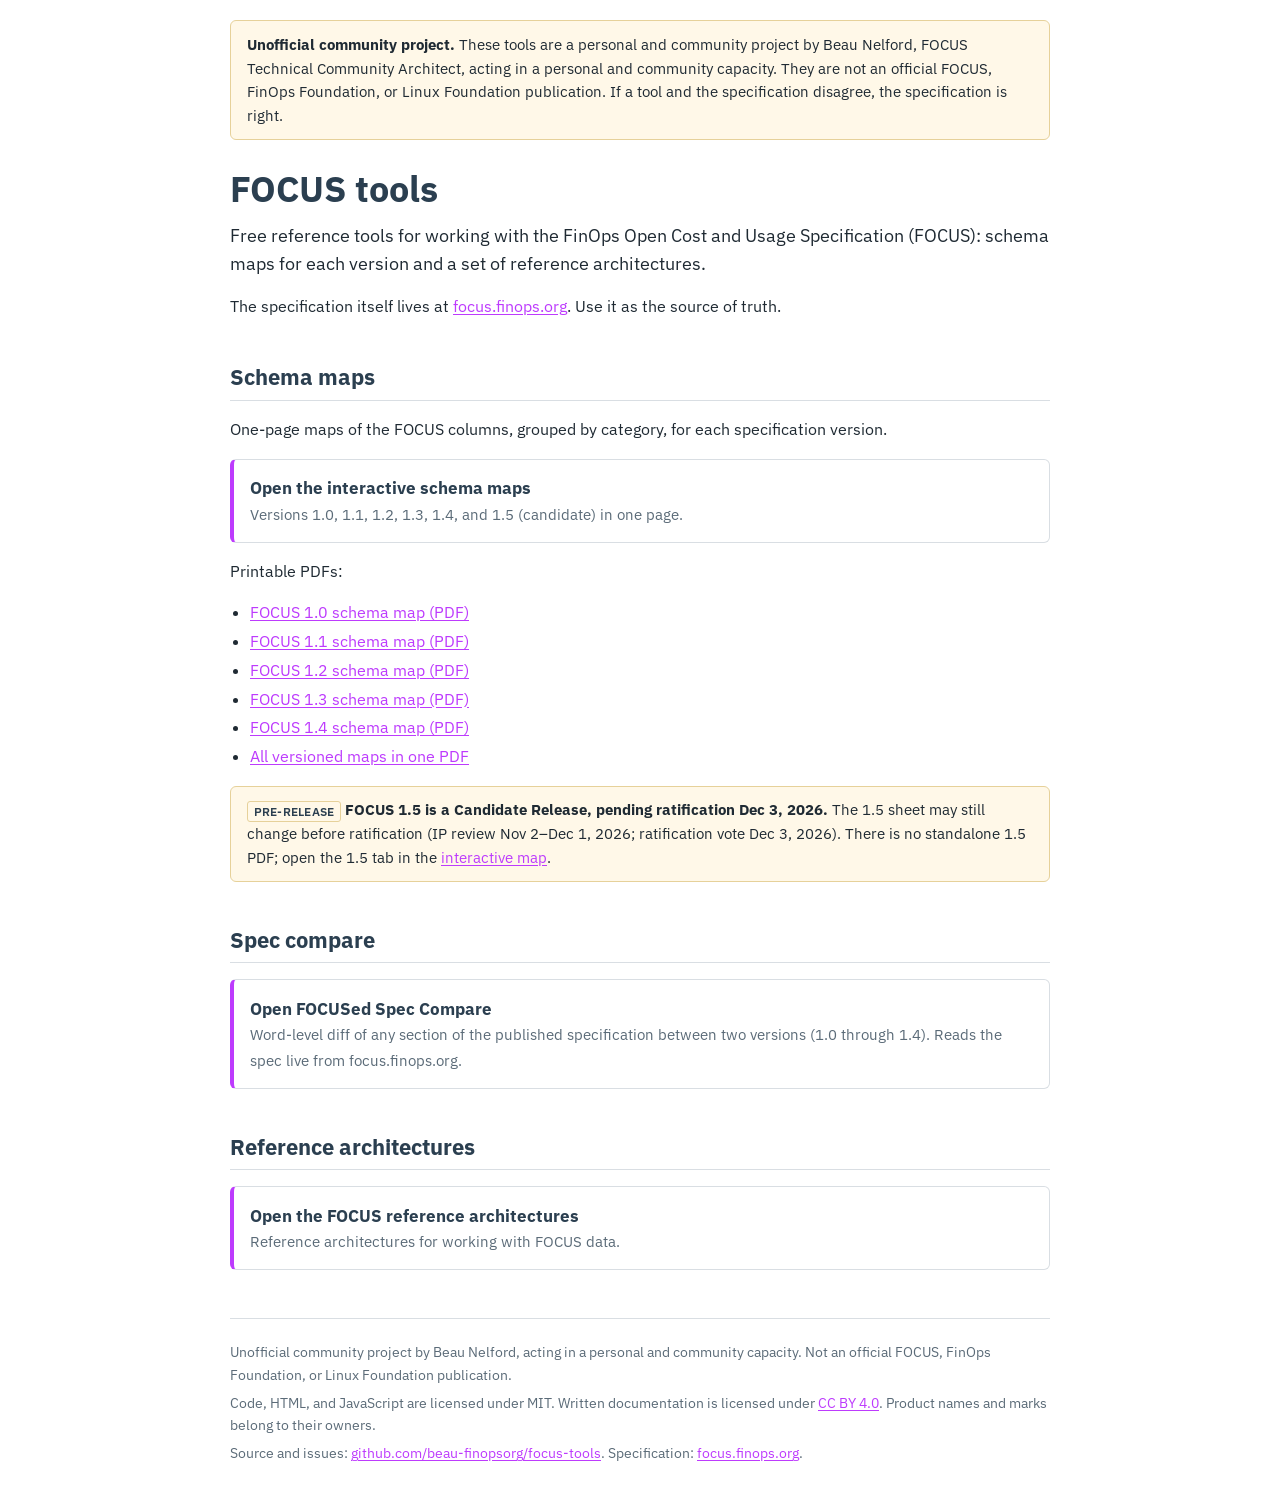
<file: index.html>
<!doctype html>
<html lang="en">
<head>
<meta charset="utf-8">
<meta name="viewport" content="width=device-width, initial-scale=1">
<title>FOCUS tools | Unofficial community project</title>
<meta name="description" content="Unofficial community tools for the FinOps Open Cost and Usage Specification: interactive schema maps for versions 1.0 through 1.5, printable PDFs, and reference architectures.">
<link rel="preconnect" href="https://fonts.googleapis.com">
<link rel="preconnect" href="https://fonts.gstatic.com" crossorigin>
<link rel="stylesheet" href="https://fonts.googleapis.com/css2?family=IBM+Plex+Sans:wght@400;500;600;700&amp;display=swap">
<style>
  :root {
    --focus-dark: #2B3F50;
    --focus-purple: #bd3bfd;
    --ink: #1f2a33;
    --muted: #5b6b78;
    --rule: #d9dee3;
    --soft: #f5f7f9;
    --banner-bg: #fff8e8;
    --banner-border: #e6d19a;
  }
  * { box-sizing: border-box; }
  body {
    margin: 0;
    font-family: "IBM Plex Sans", system-ui, -apple-system, "Segoe UI", Roboto, sans-serif;
    font-size: 16px;
    line-height: 1.6;
    color: var(--ink);
    background: #fff;
  }
  a { color: var(--focus-purple); text-underline-offset: 2px; }
  a:hover, a:focus { color: var(--focus-dark); }
  .wrap { max-width: 860px; margin: 0 auto; padding: 0 1.25rem; }
  .unofficial-banner {
    background: var(--banner-bg);
    border: 1px solid var(--banner-border);
    border-radius: 6px;
    padding: .75rem 1rem;
    margin: 1.25rem 0 1.75rem;
    font-size: .92rem;
  }
  .unofficial-banner p { margin: 0; }
  h1 { color: var(--focus-dark); font-size: 2.25rem; line-height: 1.15; margin: 0 0 .75rem; }
  h2 {
    color: var(--focus-dark);
    font-size: 1.4rem;
    margin: 2.5rem 0 .75rem;
    padding-bottom: .3rem;
    border-bottom: 1px solid var(--rule);
  }
  .lede { font-size: 1.1rem; color: var(--ink); margin: 0 0 1rem; }
  .primary {
    display: block;
    border: 1px solid var(--rule);
    border-left: 4px solid var(--focus-purple);
    border-radius: 6px;
    padding: .9rem 1rem;
    margin: 1rem 0;
    text-decoration: none;
    color: var(--ink);
  }
  .primary:hover, .primary:focus { background: var(--soft); color: var(--ink); }
  .primary strong { display: block; color: var(--focus-dark); font-size: 1.08rem; }
  .primary span { color: var(--muted); font-size: .93rem; }
  ul.pdfs { padding-left: 1.25rem; margin: .5rem 0 1rem; }
  ul.pdfs li { margin: .2rem 0; }
  .badge {
    display: inline-block;
    font-size: .75rem;
    font-weight: 600;
    letter-spacing: .02em;
    text-transform: uppercase;
    color: var(--focus-dark);
    background: var(--banner-bg);
    border: 1px solid var(--banner-border);
    border-radius: 3px;
    padding: 0 .35rem;
    vertical-align: middle;
  }
  .note {
    background: var(--banner-bg);
    border: 1px solid var(--banner-border);
    border-radius: 6px;
    padding: .7rem 1rem;
    margin: 1rem 0;
    font-size: .93rem;
  }
  .note p { margin: 0; }
  footer {
    border-top: 1px solid var(--rule);
    margin: 3rem 0 2rem;
    padding-top: 1rem;
    font-size: .88rem;
    color: var(--muted);
  }
  footer p { margin: .35rem 0; }
</style>
</head>
<body>
<div class="wrap">

<aside class="unofficial-banner" role="note" aria-label="Unofficial project notice">
  <p><strong>Unofficial community project.</strong> These tools are a personal and community project by Beau Nelford, FOCUS Technical Community Architect, acting in a personal and community capacity. They are not an official FOCUS, FinOps Foundation, or Linux Foundation publication. If a tool and the specification disagree, the specification is right.</p>
</aside>

<main>
  <h1>FOCUS tools</h1>
  <p class="lede">Free reference tools for working with the FinOps Open Cost and Usage Specification (FOCUS): schema maps for each version and a set of reference architectures.</p>
  <p>The specification itself lives at <a href="https://focus.finops.org">focus.finops.org</a>. Use it as the source of truth.</p>

  <section aria-labelledby="schema-maps">
    <h2 id="schema-maps">Schema maps</h2>
    <p>One-page maps of the FOCUS columns, grouped by category, for each specification version.</p>

    <a class="primary" href="schema-maps/FOCUS_Schema_Maps.html">
      <strong>Open the interactive schema maps</strong>
      <span>Versions 1.0, 1.1, 1.2, 1.3, 1.4, and 1.5 (candidate) in one page.</span>
    </a>

    <p>Printable PDFs:</p>
    <ul class="pdfs">
      <li><a href="schema-maps/FOCUS_1.0_Schema_Map.pdf">FOCUS 1.0 schema map (PDF)</a></li>
      <li><a href="schema-maps/FOCUS_1.1_Schema_Map.pdf">FOCUS 1.1 schema map (PDF)</a></li>
      <li><a href="schema-maps/FOCUS_1.2_Schema_Map.pdf">FOCUS 1.2 schema map (PDF)</a></li>
      <li><a href="schema-maps/FOCUS_1.3_Schema_Map.pdf">FOCUS 1.3 schema map (PDF)</a></li>
      <li><a href="schema-maps/FOCUS_1.4_Schema_Map.pdf">FOCUS 1.4 schema map (PDF)</a></li>
      <li><a href="schema-maps/FOCUS_Schema_Maps.pdf">All versioned maps in one PDF</a></li>
    </ul>

    <div class="note" role="note">
      <p><span class="badge">Pre-release</span> <strong>FOCUS 1.5 is a Candidate Release, pending ratification Dec 3, 2026.</strong> The 1.5 sheet may still change before ratification (IP review Nov 2&ndash;Dec 1, 2026; ratification vote Dec 3, 2026). There is no standalone 1.5 PDF; open the 1.5 tab in the <a href="schema-maps/FOCUS_Schema_Maps.html">interactive map</a>.</p>
    </div>
  </section>

  <section aria-labelledby="spec-compare">
    <h2 id="spec-compare">Spec compare</h2>
    <a class="primary" href="spec-compare/focus-spec-compare.html">
      <strong>Open FOCUSed Spec Compare</strong>
      <span>Word-level diff of any section of the published specification between two versions (1.0 through 1.4). Reads the spec live from focus.finops.org.</span>
    </a>
  </section>

  <section aria-labelledby="reference-architectures">
    <h2 id="reference-architectures">Reference architectures</h2>
    <a class="primary" href="reference-architectures/focus-reference-architectures.html">
      <strong>Open the FOCUS reference architectures</strong>
      <span>Reference architectures for working with FOCUS data.</span>
    </a>
  </section>
</main>

<footer>
  <p>Unofficial community project by Beau Nelford, acting in a personal and community capacity. Not an official FOCUS, FinOps Foundation, or Linux Foundation publication.</p>
  <p>Code, HTML, and JavaScript are licensed under MIT. Written documentation is licensed under <a href="https://creativecommons.org/licenses/by/4.0/">CC BY 4.0</a>. Product names and marks belong to their owners.</p>
  <p>Source and issues: <a href="https://github.com/beau-finopsorg/focus-tools">github.com/beau-finopsorg/focus-tools</a>. Specification: <a href="https://focus.finops.org">focus.finops.org</a>.</p>
</footer>

</div>
</body>
</html>
</file>
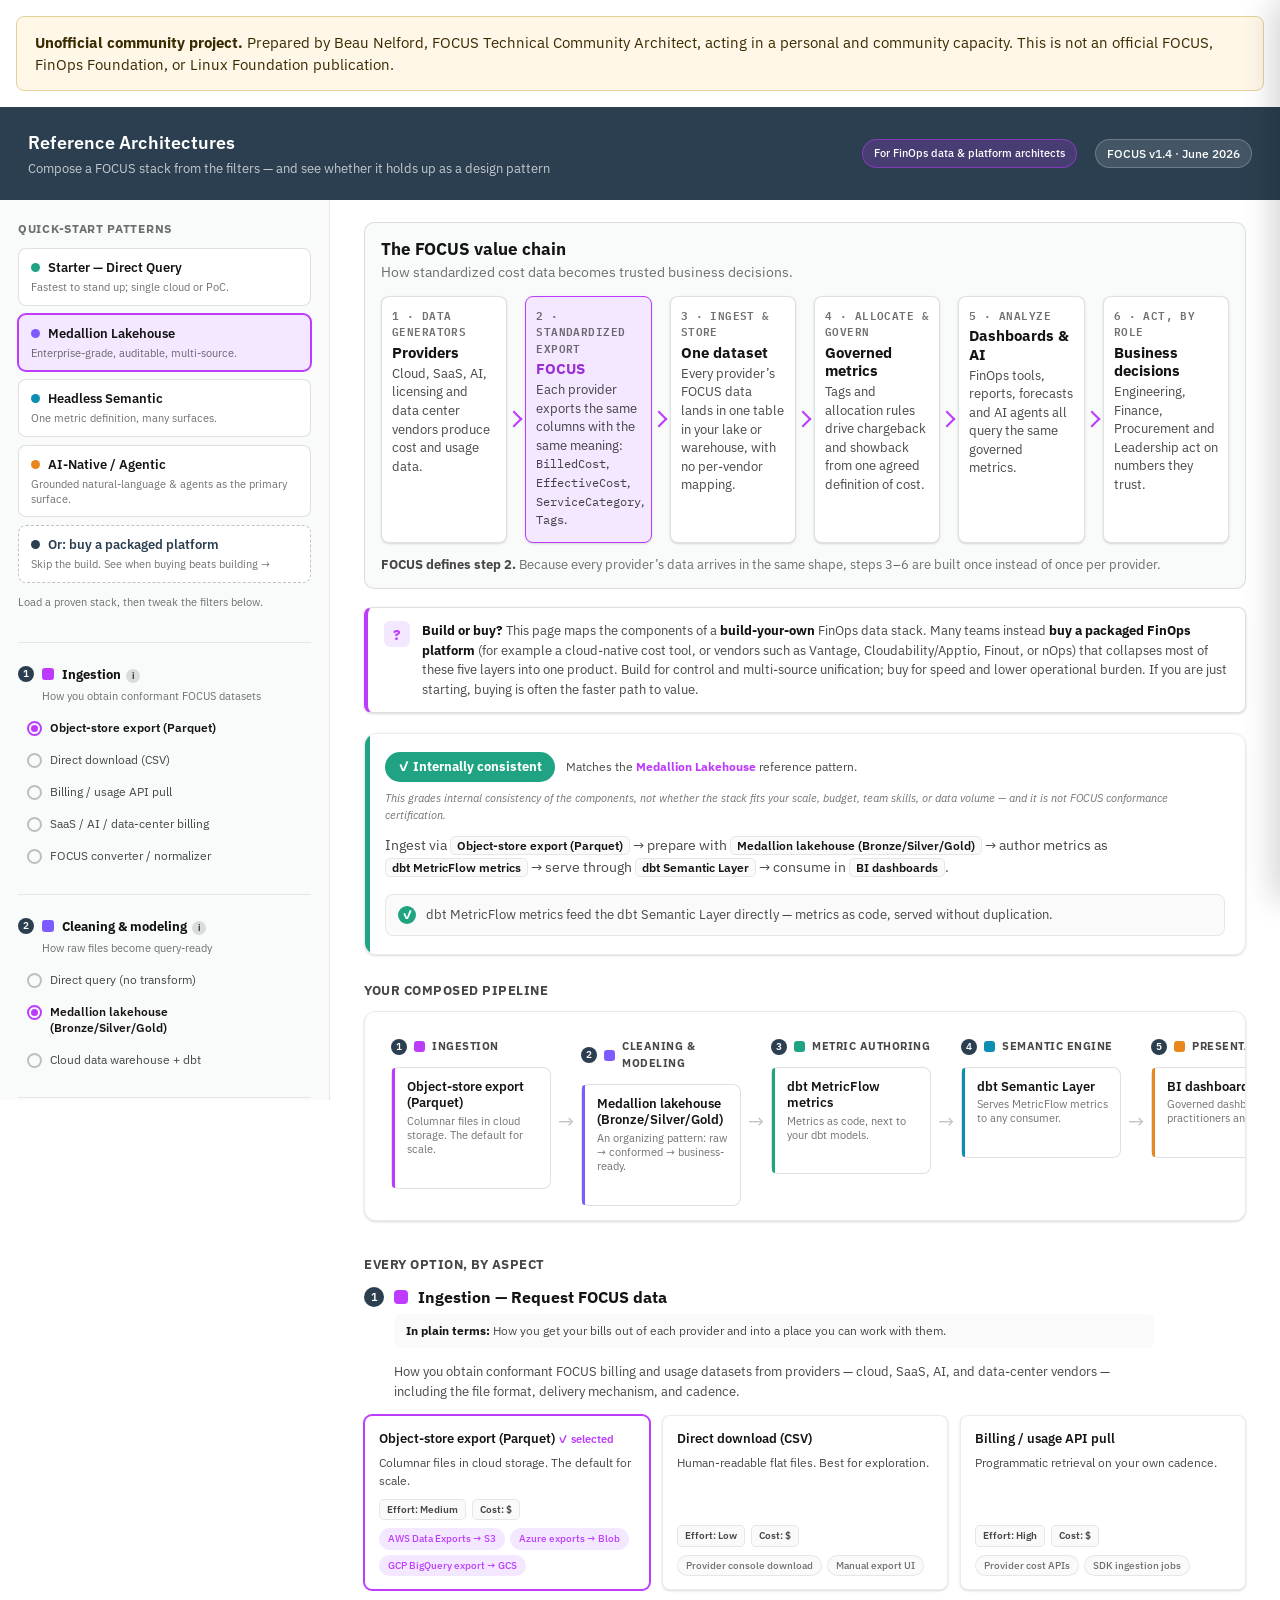
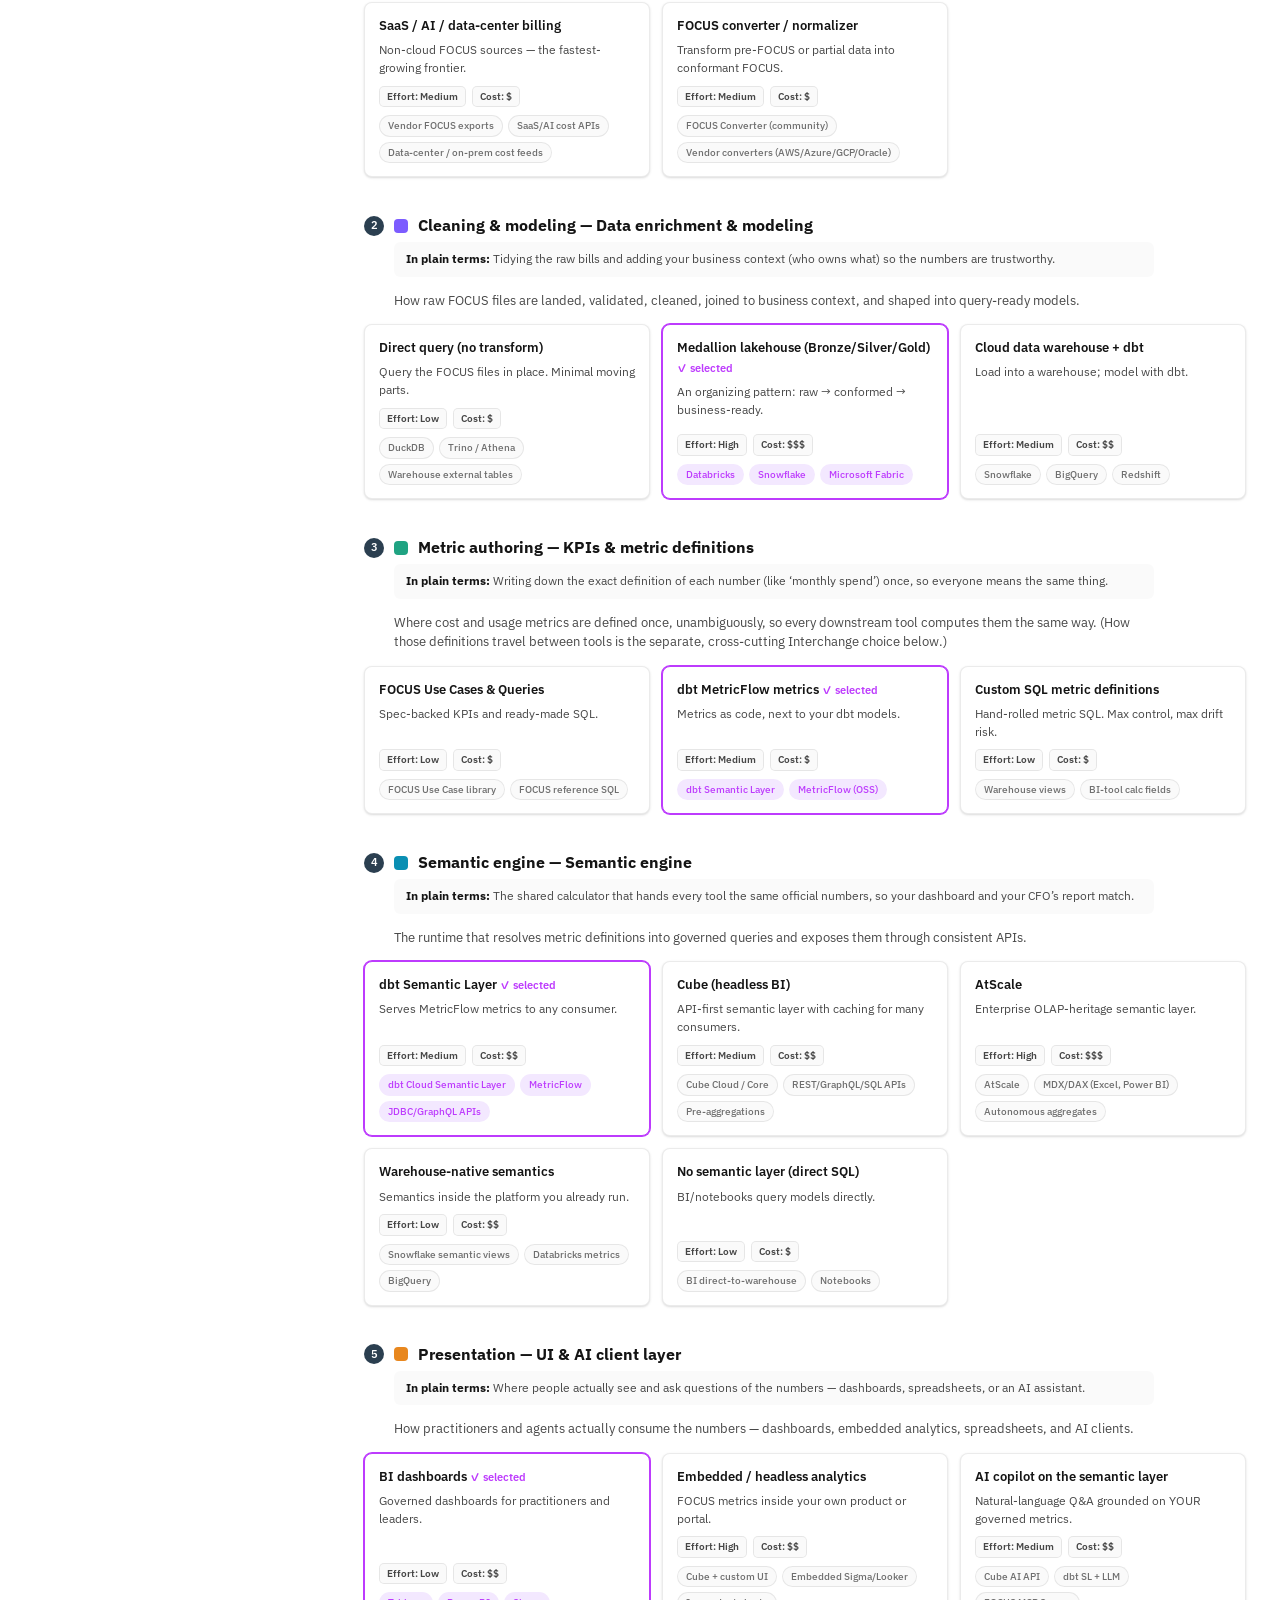
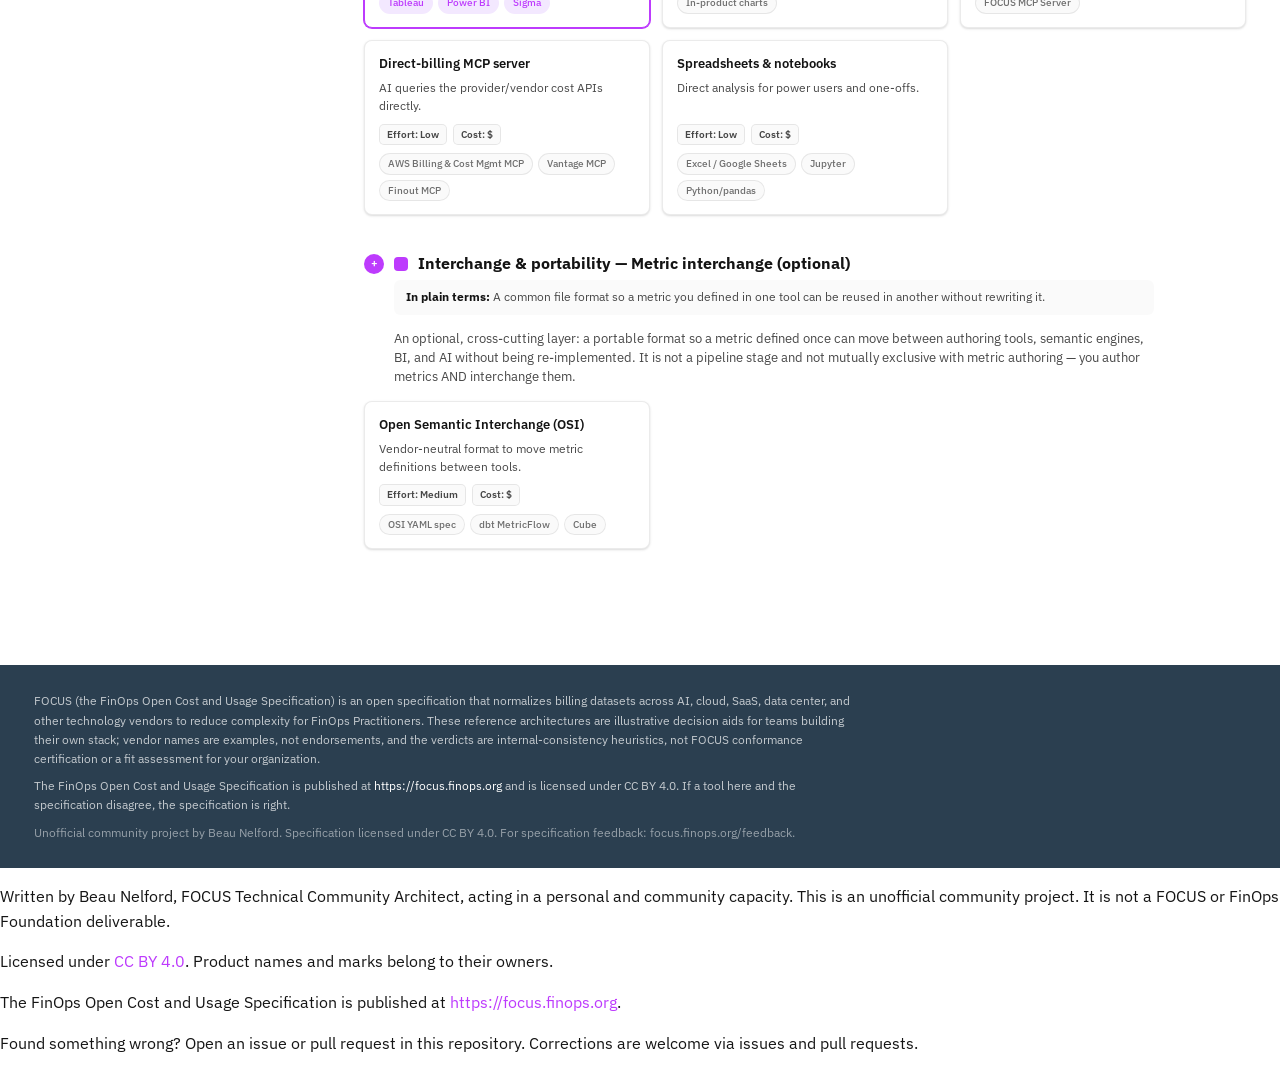
<file: reference-architectures/focus-reference-architectures.html>
<!DOCTYPE html>
<html lang="en">
<head>
<meta charset="UTF-8">
<meta name="viewport" content="width=device-width, initial-scale=1.0">
<title>FOCUS Reference Architectures — Compose &amp; Validate a Pattern</title>
<link rel="preconnect" href="https://fonts.googleapis.com">
<link rel="preconnect" href="https://fonts.gstatic.com" crossorigin>
<link href="https://fonts.googleapis.com/css2?family=IBM+Plex+Sans:wght@400;500;600;700&family=IBM+Plex+Mono:wght@400;500&family=Source+Code+Pro:wght@400;500&display=swap" rel="stylesheet">
<style>

.unofficial-banner{
  margin: 1rem 16px;
  padding: .9rem 1.1rem;
  background: #fff8e8;
  border: 1px solid #e6d19a;
  border-radius: 8px;
  color: #3a2a00;
  font-size: .95rem;
  line-height: 1.45;
}
.unofficial-banner p{margin:0;}

  :root{
    --purple:#bd3bfd; --purple-tint:#f3e8ff;
    --green:#1fa382; --amber:#e8871e; --red:#c0392b;
    --dark:#2B3F50;
    --text:rgba(0,0,0,.92); --text-2:rgba(0,0,0,.72); --muted:rgba(0,0,0,.56);
    --bd-08:rgba(0,0,0,.08); --bd-12:rgba(0,0,0,.12); --bd-24:rgba(0,0,0,.24);
    --bg:#fff; --tint:rgba(0,0,0,.02); --panel:#f9fafa;
    --card-shadow:0 1px 3px rgba(0,0,0,.1),0 1px 2px rgba(0,0,0,.06);
    --radius:8px;
  }
  *{box-sizing:border-box}
  html,body{margin:0;padding:0}
  body{font-family:"IBM Plex Sans",sans-serif;color:var(--text);background:var(--bg);line-height:1.55;-webkit-font-smoothing:antialiased}
  a{color:var(--purple);text-decoration:none}a:hover{text-decoration:underline}
  code,.font-mono{font-family:"IBM Plex Mono",monospace}
  pre,pre code{font-family:"Source Code Pro",monospace}

  header.site{background:var(--dark);color:#fff;padding:22px 28px;display:flex;align-items:center;gap:18px;flex-wrap:wrap}
  header.site .brand{display:flex;align-items:center;gap:14px}
  header.site img{height:30px;display:block}
  header.site .titles h1{font-size:18px;margin:0;font-weight:600;letter-spacing:.2px}
  header.site .titles p{margin:2px 0 0;font-size:12.5px;color:rgba(255,255,255,.72)}
  header.site .spacer{flex:1}
  .ver-pill{font-size:11.5px;font-weight:500;background:rgba(255,255,255,.12);border:1px solid rgba(255,255,255,.22);color:#fff;padding:5px 11px;border-radius:999px}
  .persona-pill{font-size:11px;font-weight:500;background:rgba(189,59,253,.2);border:1px solid rgba(189,59,253,.5);color:#fff;padding:5px 11px;border-radius:999px}

  .layout{display:flex;align-items:flex-start;min-height:calc(100vh - 74px)}
  aside.panel{width:330px;flex:none;position:sticky;top:0;align-self:flex-start;height:100vh;overflow-y:auto;border-right:1px solid var(--bd-08);background:var(--panel);padding:20px 18px 48px}
  main.stage{flex:1;min-width:0;padding:22px 34px 80px;overflow-x:hidden}

  .panel h2{font-size:11.5px;text-transform:uppercase;letter-spacing:.7px;color:var(--muted);margin:0 0 10px;font-weight:700;display:flex;align-items:center;gap:7px}
  .panel .group{margin-bottom:22px;padding-bottom:20px;border-bottom:1px solid var(--bd-08)}
  .panel .group:last-child{border-bottom:none}

  .pat-card{display:block;width:100%;text-align:left;cursor:pointer;border:1px solid var(--bd-12);background:#fff;border-radius:var(--radius);padding:10px 12px;margin-bottom:8px;transition:all .15s ease;font-family:inherit}
  .pat-card:hover{border-color:var(--bd-24)}
  .pat-card.active{border-color:var(--purple);background:var(--purple-tint);box-shadow:0 0 0 1px var(--purple)}
  .pat-card .pc-top{display:flex;align-items:center;gap:8px}
  .pat-card .pc-dot{width:9px;height:9px;border-radius:999px;flex:none}
  .pat-card .pc-name{font-weight:600;font-size:13px;color:var(--text)}
  .pat-card .pc-tag{font-size:10.5px;color:var(--muted);margin-top:4px;line-height:1.4}

  .facet .facet-head{display:flex;align-items:center;gap:8px;margin-bottom:9px}
  .facet .facet-head .sw{width:12px;height:12px;border-radius:3px;flex:none}
  .facet .facet-head .fx-name{font-size:12.5px;font-weight:700;color:var(--text)}
  .facet .facet-head .fx-num{font-size:10px;color:#fff;background:var(--dark);border-radius:999px;width:16px;height:16px;display:flex;align-items:center;justify-content:center;font-weight:600;flex:none}
  .facet .facet-sub{font-size:10.5px;color:var(--muted);margin:-4px 0 9px 24px;line-height:1.4}
  .opt-radio{display:flex;align-items:flex-start;gap:8px;width:100%;text-align:left;background:none;border:1px solid transparent;font-family:inherit;padding:6px 8px;border-radius:6px;cursor:pointer;transition:background .12s;margin-bottom:2px}
  .opt-radio:hover{background:#fff}
  .opt-radio .rb{width:15px;height:15px;border-radius:999px;border:2px solid var(--bd-24);flex:none;margin-top:1px;position:relative;transition:all .12s}
  .opt-radio.sel .rb{border-color:var(--purple)}
  .opt-radio.sel .rb::after{content:"";position:absolute;inset:2px;border-radius:999px;background:var(--purple)}
  .opt-radio .rl{font-size:12px;color:var(--text-2);line-height:1.35}
  .opt-radio.sel .rl{color:var(--text);font-weight:600}
  .opt-radio .info{margin-left:auto;font-size:10px;color:var(--purple);opacity:0;flex:none;align-self:center}
  .opt-radio:hover .info{opacity:1}
  /* checkbox variant for cross-cutting */
  .opt-radio.check .rb{border-radius:4px}
  .opt-radio.check.sel .rb::after{border-radius:1px}

  .reset-btn{width:100%;font-family:inherit;font-size:12px;font-weight:600;color:var(--text-2);background:#fff;border:1px solid var(--bd-12);border-radius:var(--radius);padding:9px;cursor:pointer}
  .reset-btn:hover{border-color:var(--bd-24)}
  .panel .hint{font-size:11px;color:var(--muted);line-height:1.5}

  /* buy vs build banner */
  .bb-banner{background:#fff;border:1px solid var(--bd-12);border-left:4px solid var(--purple);border-radius:var(--radius);padding:13px 16px;margin-bottom:20px;box-shadow:var(--card-shadow);display:flex;gap:12px;align-items:flex-start}
  .bb-banner .bb-ic{flex:none;width:26px;height:26px;border-radius:6px;background:var(--purple-tint);color:var(--purple);display:flex;align-items:center;justify-content:center;font-weight:700;font-size:15px}
  .bb-banner p{margin:0;font-size:12.5px;color:var(--text-2);line-height:1.55}
  .bb-banner b{color:var(--text)}

  .verdict{border-radius:12px;padding:18px 20px;margin-bottom:26px;box-shadow:var(--card-shadow);border:1px solid var(--bd-08);position:relative;overflow:hidden}
  .verdict::before{content:"";position:absolute;left:0;top:0;bottom:0;width:5px}
  .verdict.good::before{background:var(--green)}
  .verdict.warn::before{background:var(--amber)}
  .verdict.bad::before{background:var(--red)}
  .verdict .v-top{display:flex;align-items:center;gap:11px;flex-wrap:wrap}
  .v-badge{font-size:13px;font-weight:700;padding:5px 13px;border-radius:999px;color:#fff;display:inline-flex;align-items:center;gap:7px}
  .verdict.good .v-badge{background:var(--green)}
  .verdict.warn .v-badge{background:var(--amber)}
  .verdict.bad .v-badge{background:var(--red)}
  .v-match{font-size:12px;color:var(--text-2)}
  .v-match b{color:var(--purple)}
  .v-disclaimer{font-size:11px;color:var(--muted);margin:8px 0 0;font-style:italic}
  .v-narrative{font-size:13.5px;color:var(--text-2);margin:11px 0 0;line-height:1.6}
  .v-narrative .chip{font-weight:600;color:var(--text);background:var(--tint);border:1px solid var(--bd-08);border-radius:5px;padding:1px 6px;font-size:12px;white-space:nowrap}
  .findings{margin-top:16px;display:flex;flex-direction:column;gap:9px}
  .finding{display:flex;gap:10px;font-size:13px;line-height:1.5;padding:10px 12px;border-radius:var(--radius);background:var(--tint);border:1px solid var(--bd-08)}
  .finding .fico{flex:none;width:18px;height:18px;border-radius:999px;color:#fff;font-size:12px;font-weight:700;display:flex;align-items:center;justify-content:center;margin-top:1px}
  .finding.good .fico{background:var(--green)}
  .finding.warn .fico{background:var(--amber)}
  .finding.bad .fico{background:var(--red)}
  .finding .ftext{color:var(--text-2)}
  .finding .ftext .font-mono{color:var(--text)}

  .stage-title{font-size:13px;font-weight:700;color:var(--text-2);margin:0 0 10px;text-transform:uppercase;letter-spacing:.5px}
  .diagram-wrap{background:#fff;border:1px solid var(--bd-08);border-radius:12px;box-shadow:var(--card-shadow);padding:20px 8px 8px;margin-bottom:34px;overflow-x:auto}
  .pipe{display:flex;align-items:stretch;gap:0;min-width:940px;padding:6px 12px 6px}
  .stagecol{flex:1;min-width:172px;display:flex;flex-direction:column}
  .stage-head{display:flex;align-items:center;gap:7px;margin:0 6px 12px}
  .stage-head .sw{width:11px;height:11px;border-radius:3px;flex:none}
  .stage-head .lbl{font-size:11px;font-weight:700;text-transform:uppercase;letter-spacing:.5px;color:var(--text-2)}
  .stage-head .num{font-size:10px;color:#fff;background:var(--dark);border-radius:999px;width:16px;height:16px;display:flex;align-items:center;justify-content:center;font-weight:600;flex:none}
  .nodecol{padding:0 6px}
  .node{border:1px solid var(--bd-12);border-radius:var(--radius);background:#fff;padding:10px 11px;cursor:pointer;transition:all .13s ease;position:relative}
  .node:hover{border-color:var(--purple);box-shadow:0 2px 8px rgba(189,59,253,.12);transform:translateY(-1px)}
  .node .lstripe{position:absolute;left:0;top:0;bottom:0;width:3px;border-radius:var(--radius) 0 0 var(--radius)}
  .node .n-name{font-size:12.5px;font-weight:600;line-height:1.3;padding-left:4px}
  .node .n-sub{font-size:10.5px;color:var(--muted);margin-top:3px;line-height:1.35;padding-left:4px}
  .node .n-more{font-size:10px;color:var(--purple);font-weight:600;margin-top:6px;opacity:0;transition:opacity .13s;padding-left:4px}
  .node:hover .n-more{opacity:1}
  .node.flag-bad{border-color:var(--red)}.node.flag-bad .lstripe{background:var(--red)!important}
  .node.flag-warn{border-color:var(--amber)}
  .flowarrow{align-self:center;color:var(--bd-24);font-size:20px;padding:0 1px;flex:none;display:flex;align-items:center}
  .osi-ribbon{margin:2px 12px 12px;font-size:11.5px;color:var(--purple);background:var(--purple-tint);border-radius:6px;padding:7px 12px;display:flex;align-items:center;gap:8px}
  .osi-ribbon b{font-weight:700}
  .stagecol.dim{opacity:.34;filter:grayscale(.4)}
  .stagecol.dim .node{cursor:pointer}
  .bypass-note{margin:2px 12px 14px;font-size:11.5px;color:#8a5a12;background:#fdf3e3;border:1px solid rgba(232,135,30,.35);border-radius:6px;padding:8px 12px;display:flex;align-items:flex-start;gap:8px;line-height:1.5}
  .bypass-note b{color:var(--amber);font-weight:700}
  .pat-card.buy{border-style:dashed;border-color:var(--bd-24)}
  .pat-card.buy .pc-dot{background:var(--dark)}
  .pat-card.buy .pc-name{color:var(--dark)}
  .plain-line{font-size:12px;color:var(--text-2);margin:0 0 14px 30px;max-width:760px;background:var(--tint);border-radius:6px;padding:8px 12px}
  .plain-line b{color:var(--text)}
  .tip{position:relative;cursor:help;border-bottom:1px dotted var(--bd-24)}
  .fx-name .tipdot{display:inline-flex;align-items:center;justify-content:center;width:14px;height:14px;border-radius:999px;background:var(--bd-12);color:var(--text-2);font-size:9px;font-weight:700;margin-left:5px;cursor:help}

  .lib-section{margin-bottom:36px;scroll-margin-top:16px}
  .lib-head{display:flex;align-items:center;gap:10px;margin-bottom:4px}
  .lib-head .sw{width:14px;height:14px;border-radius:4px;flex:none}
  .lib-head h3{font-size:16px;margin:0;font-weight:700}
  .lib-head .num{font-size:11px;color:#fff;background:var(--dark);border-radius:999px;width:20px;height:20px;display:flex;align-items:center;justify-content:center;font-weight:600;flex:none}
  .lib-head .xnum{background:var(--purple)}
  .lib-desc{font-size:12.5px;color:var(--text-2);margin:0 0 14px 30px;max-width:760px}
  .opt-grid{display:grid;grid-template-columns:repeat(auto-fill,minmax(240px,1fr));gap:12px}
  .opt-card{border:1px solid var(--bd-08);border-radius:var(--radius);background:#fff;padding:13px 14px;box-shadow:var(--card-shadow);cursor:pointer;transition:all .13s ease;display:flex;flex-direction:column}
  .opt-card:hover{border-color:var(--purple);transform:translateY(-2px);box-shadow:0 4px 14px rgba(0,0,0,.08)}
  .opt-card.selected{border-color:var(--purple);box-shadow:0 0 0 1px var(--purple)}
  .opt-card .oc-name{font-size:13px;font-weight:600}
  .opt-card .oc-sel{color:var(--purple);font-size:11px;font-weight:600}
  .opt-card .oc-sub{font-size:11.5px;color:var(--text-2);margin-top:5px;flex:1}
  .opt-card .oc-meta{display:flex;gap:6px;margin-top:9px}
  .meta-chip{font-size:10px;padding:2px 7px;border-radius:5px;background:var(--tint);border:1px solid var(--bd-08);color:var(--text-2);font-weight:600}
  .opt-card .oc-tags{display:flex;flex-wrap:wrap;gap:5px;margin-top:8px}
  .tag{font-size:10px;padding:2px 8px;border-radius:999px;background:var(--tint);color:var(--muted);border:1px solid var(--bd-08);font-weight:500}
  .tag.sel{background:var(--purple-tint);color:var(--purple);border-color:transparent}

  .scrim{position:fixed;inset:0;background:rgba(20,25,30,.42);opacity:0;pointer-events:none;transition:opacity .2s;z-index:40}
  .scrim.open{opacity:1;pointer-events:auto}
  .drawer{position:fixed;top:0;right:0;height:100vh;width:480px;max-width:92vw;background:#fff;box-shadow:-8px 0 30px rgba(0,0,0,.16);transform:translateX(100%);transition:transform .24s cubic-bezier(.4,0,.2,1);z-index:50;overflow-y:auto}
  .drawer.open{transform:translateX(0)}
  .drawer .d-head{position:sticky;top:0;background:var(--dark);color:#fff;padding:20px 24px;z-index:2}
  .drawer .d-eyebrow{font-size:11px;text-transform:uppercase;letter-spacing:.7px;color:rgba(255,255,255,.6);font-weight:600;display:flex;align-items:center;gap:8px}
  .drawer .d-eyebrow .sw{width:11px;height:11px;border-radius:3px}
  .drawer .d-title{font-size:20px;font-weight:700;margin:8px 0 0;line-height:1.25}
  .drawer .d-meta{display:flex;gap:7px;margin-top:10px}
  .drawer .d-meta .meta-chip{background:rgba(255,255,255,.14);border-color:rgba(255,255,255,.24);color:#fff}
  .drawer .d-close{position:absolute;top:16px;right:16px;background:rgba(255,255,255,.14);border:none;color:#fff;width:30px;height:30px;border-radius:6px;cursor:pointer;font-size:16px;line-height:1}
  .drawer .d-close:hover{background:rgba(255,255,255,.26)}
  .drawer .d-body{padding:22px 24px 60px}
  .drawer .d-lead{font-size:14px;color:var(--text);margin:0 0 20px;line-height:1.6}
  .d-block{margin-bottom:20px}
  .d-block h4{font-size:11.5px;text-transform:uppercase;letter-spacing:.6px;color:var(--purple);font-weight:700;margin:0 0 8px}
  .d-block p{font-size:13.5px;color:var(--text-2);margin:0 0 8px;line-height:1.6}
  .d-block ul{margin:0;padding-left:18px}
  .d-block li{font-size:13.5px;color:var(--text-2);margin-bottom:6px;line-height:1.55}
  .pros-cons{display:grid;grid-template-columns:1fr 1fr;gap:14px}
  @media(max-width:520px){.pros-cons{grid-template-columns:1fr}}
  .pc-box{border:1px solid var(--bd-08);border-radius:var(--radius);padding:12px 13px;background:var(--tint)}
  .pc-box h5{margin:0 0 7px;font-size:11px;text-transform:uppercase;letter-spacing:.5px;font-weight:700}
  .pc-box.good h5{color:var(--green)}.pc-box.bad h5{color:var(--red)}
  .pc-box ul{margin:0;padding-left:16px}.pc-box li{font-size:12.5px;margin-bottom:5px;color:var(--text-2)}
  .tool-row{display:flex;flex-wrap:wrap;gap:6px}
  .tool-chip{font-size:11.5px;padding:4px 10px;border-radius:999px;background:#fff;border:1px solid var(--bd-12);color:var(--text-2);font-weight:500}
  .focus-note{background:var(--purple-tint);border-radius:var(--radius);padding:12px 14px;border-left:3px solid var(--purple)}
  .focus-note p{color:var(--text);margin:0;font-size:13px;line-height:1.55}
  .focus-note strong{color:var(--purple)}
  .d-select-btn{width:100%;font-family:inherit;font-size:13px;font-weight:600;color:#fff;background:var(--purple);border:none;border-radius:var(--radius);padding:11px;cursor:pointer;margin-top:6px}
  .d-select-btn:hover{filter:brightness(1.05)}
  .d-select-btn.is-sel{background:var(--green);cursor:default}

  footer.site{background:var(--dark);color:rgba(255,255,255,.72);font-size:12px;padding:26px 34px;line-height:1.6}
  footer.site a{color:#fff}
  footer.site .fnote{max-width:820px}

  @media (max-width:1023px){aside.panel{width:290px}main.stage{padding:20px 20px 60px}}
  @media (max-width:767px){
    html{font-size:12px}
    .layout{flex-direction:column}
    aside.panel{position:relative;width:100%;height:auto;border-right:none;border-bottom:1px solid var(--bd-08)}
    main.stage{width:100%;padding:18px 16px 60px}
    header.site{padding:16px}
    .drawer{width:100%}
  }
</style>
<link rel="stylesheet" href="../assets/value-chain.css">
</head>
<body>
<aside class="unofficial-banner">
  <p><strong>Unofficial community project.</strong> Prepared by Beau Nelford, FOCUS Technical Community Architect, acting in a personal and community capacity. This is not an official FOCUS, FinOps Foundation, or Linux Foundation publication.</p>
</aside>


<header class="site">
  <div class="brand">
    <div class="titles">
      <h1>Reference Architectures</h1>
      <p>Compose a FOCUS stack from the filters &mdash; and see whether it holds up as a design pattern</p>
    </div>
  </div>
  <div class="spacer"></div>
  <span class="persona-pill">For FinOps data &amp; platform architects</span>
  <span class="ver-pill">FOCUS v1.4 &middot; June 2026</span>
</header>

<div class="layout">
  <!-- ============ LEFT PANEL ============ -->
  <aside class="panel">
    <div class="group">
      <h2>Quick-start patterns</h2>
      <div id="patList"></div>
      <p class="hint">Load a proven stack, then tweak the filters below.</p>
    </div>

    <div id="facets"></div>

    <div class="group" style="border-bottom:none">
      <button class="reset-btn" id="resetBtn">&#8635;&nbsp; Reset filters</button>
      <p class="hint" style="margin-top:10px">Pick one option per aspect. The main panel scores the combination for internal consistency and explains any conflicts.</p>
    </div>
  </aside>

  <!-- ============ MAIN STAGE ============ -->
  <main class="stage">
    <!-- One-minute FOCUS story (shared component: assets/value-chain.*) -->
    <figure class="focus-vc" data-focus-value-chain data-variant="full" style="margin-bottom:18px"></figure>

    <div class="bb-banner">
      <div class="bb-ic">?</div>
      <p><b>Build or buy?</b> This page maps the components of a <b>build-your-own</b> FinOps data stack. Many teams instead <b>buy a packaged FinOps platform</b> (for example a cloud-native cost tool, or vendors such as Vantage, Cloudability/Apptio, Finout, or nOps) that collapses most of these five layers into one product. Build for control and multi-source unification; buy for speed and lower operational burden. If you are just starting, buying is often the faster path to value.</p>
    </div>

    <div class="verdict" id="verdict"></div>

    <div class="stage-title">Your composed pipeline</div>
    <div class="diagram-wrap"><div id="bypassNote"></div><div class="pipe" id="pipe"></div><div id="osiRibbon"></div></div>

    <div class="stage-title">Every option, by aspect</div>
    <div id="library"></div>
  </main>
</div>

<div class="scrim" id="scrim"></div>
<div class="drawer" id="drawer" role="dialog" aria-modal="true" aria-labelledby="dTitle">
  <div class="d-head">
    <button class="d-close" id="dClose" aria-label="Close">&times;</button>
    <div class="d-eyebrow" id="dEyebrow"></div>
    <div class="d-title" id="dTitle"></div>
    <div class="d-meta" id="dMeta"></div>
  </div>
  <div class="d-body" id="dBody"></div>
</div>

<footer class="site">
  <div class="fnote">
    <p style="margin:0 0 8px">FOCUS (the FinOps Open Cost and Usage Specification) is an open specification that normalizes billing datasets across AI, cloud, SaaS, data center, and other technology vendors to reduce complexity for FinOps Practitioners. These reference architectures are illustrative decision aids for teams building their own stack; vendor names are examples, not endorsements, and the verdicts are internal-consistency heuristics, not FOCUS conformance certification or a fit assessment for your organization.</p>
    <p style="margin:0 0 8px">The FinOps Open Cost and Usage Specification is published at <a href="https://focus.finops.org">https://focus.finops.org</a> and is licensed under CC BY 4.0. If a tool here and the specification disagree, the specification is right.</p>
    <p style="margin:0;color:rgba(255,255,255,.5)">Unofficial community project by Beau Nelford. Specification licensed under CC BY 4.0. For specification feedback: <a href="https://focus.finops.org/feedback/" style="color:inherit">focus.finops.org/feedback</a>.</p>
  </div>
</footer>

<script>
/* ============================================================ DATA ============================================================ */
const LAYERS=[
  {id:"access",num:1,facet:"Ingestion",name:"Request FOCUS data",color:"#bd3bfd",
   sub:"How you obtain conformant FOCUS datasets",
   plain:"How you get your bills out of each provider and into a place you can work with them.",
   desc:"How you obtain conformant FOCUS billing and usage datasets from providers — cloud, SaaS, AI, and data-center vendors — including the file format, delivery mechanism, and cadence."},
  {id:"enrich",num:2,facet:"Cleaning & modeling",name:"Data enrichment & modeling",color:"#7c5cff",
   sub:"How raw files become query-ready",
   plain:"Tidying the raw bills and adding your business context (who owns what) so the numbers are trustworthy.",
   desc:"How raw FOCUS files are landed, validated, cleaned, joined to business context, and shaped into query-ready models."},
  {id:"kpi",num:3,facet:"Metric authoring",name:"KPIs & metric definitions",color:"#1fa382",
   sub:"Where metrics are defined, once",
   plain:"Writing down the exact definition of each number (like ‘monthly spend’) once, so everyone means the same thing.",
   desc:"Where cost and usage metrics are defined once, unambiguously, so every downstream tool computes them the same way. (How those definitions travel between tools is the separate, cross-cutting Interchange choice below.)"},
  {id:"semantic",num:4,facet:"Semantic engine",name:"Semantic engine",color:"#0a8fb3",
   sub:"What serves governed metrics",
   plain:"The shared calculator that hands every tool the same official numbers, so your dashboard and your CFO’s report match.",
   desc:"The runtime that resolves metric definitions into governed queries and exposes them through consistent APIs."},
  {id:"consume",num:5,facet:"Presentation",name:"UI & AI client layer",color:"#e8871e",
   sub:"How numbers are consumed",
   plain:"Where people actually see and ask questions of the numbers — dashboards, spreadsheets, or an AI assistant.",
   desc:"How practitioners and agents actually consume the numbers — dashboards, embedded analytics, spreadsheets, and AI clients."}
];

/* Cross-cutting aspect (not a linear pipeline stage) */
const XCUT={id:"interchange",facet:"Interchange & portability",name:"Metric interchange (optional)",color:"#bd3bfd",
  sub:"Portable metric definitions across tools",
  plain:"A common file format so a metric you defined in one tool can be reused in another without rewriting it.",
  desc:"An optional, cross-cutting layer: a portable format so a metric defined once can move between authoring tools, semantic engines, BI, and AI without being re-implemented. It is not a pipeline stage and not mutually exclusive with metric authoring — you author metrics AND interchange them."};

/* Build-vs-buy alternative (not a pipeline stage, not in the composer/verdict) */
const BUYMETA={id:"buy",facet:"Build vs buy",name:"Buy a packaged platform",color:"#2B3F50"};

const OPTIONS={
  access:[
    {id:"parquet-object",name:"Object-store export (Parquet)",effort:"Medium",cost:"$",primaryTools:["AWS Data Exports → S3","Azure exports → Blob","GCP BigQuery export → GCS"],
     sub:"Columnar files in cloud storage. The default for scale.",
     lead:"Providers write scheduled FOCUS datasets as Parquet into your object storage. The highest-throughput, lowest-cost path for anything beyond ad-hoc analysis.",
     what:"AWS Data Exports offers a native FOCUS 1.0 export table (now generally available), which is distinct from CUR 2.0 — CUR 2.0 carries deeper AWS-only detail such as ECS/EKS split cost allocation that FOCUS 1.0 does not yet include, so many AWS teams export both. Azure Cost Management exports FOCUS to Blob Storage in Parquet (Snappy) or CSV (Gzip). GCP and Oracle also publish FOCUS-formatted exports. Files are partitioned by billing period and refreshed on a schedule.",
     when:["More than a few million rows per month","You want columnar predicate pushdown and cheap storage","You are feeding a lakehouse or warehouse, not a human"],
     pros:["Small footprint (Snappy-compressed columns)","Fast scans; reads only queried columns","Schema/types preserved — no CSV type-guessing","Native to Spark, DuckDB, Trino, warehouses"],
     cons:["Not human-readable; needs an engine to open","Schema evolution across FOCUS versions needs handling","Partitioning/compaction is your responsibility"],
     focus:"FOCUS defines the <em>columns and semantics</em>, not the file format — Parquet vs CSV is a delivery choice. Confirm each provider's FOCUS version: AWS Data Exports is on FOCUS 1.0 today, while Azure and others may target different versions, and column availability differs across v1.1–v1.4."},
    {id:"csv-download",name:"Direct download (CSV)",effort:"Low",cost:"$",primaryTools:["Provider console download","Manual export UI"],
     sub:"Human-readable flat files. Best for exploration.",
     lead:"Pull a FOCUS CSV straight from the provider console or a signed URL. The lowest-friction way to see conformant data with zero infrastructure.",
     what:"Azure and other providers offer FOCUS CSV (optionally Gzip-compressed). You download the file and open it in a spreadsheet, notebook, or load it into DuckDB/SQLite for quick queries.",
     when:["Proof-of-concept or a one-off analysis","A single account or small billing scope","Handing a file to a non-technical stakeholder"],
     pros:["Opens anywhere — Excel, notebooks, text editors","Zero pipeline to stand up","Easy to diff and eyeball"],
     cons:["Type ambiguity (dates, decimals, nulls)","Large scopes become unwieldy fast","No pushdown — whole file read every query","Not automated"],
     focus:"Watch cost columns: <span class=\"font-mono\">BilledCost</span> (cash-basis) and <span class=\"font-mono\">EffectiveCost</span> (amortized) are distinct, as are <span class=\"font-mono\">ListCost</span> and <span class=\"font-mono\">ContractedCost</span>. CSV type-coercion can silently mangle currency precision. Validate against the FOCUS spec's data types."},
    {id:"api-pull",name:"Billing / usage API pull",effort:"High",cost:"$",primaryTools:["Provider cost APIs","SDK ingestion jobs"],
     sub:"Programmatic retrieval on your own cadence.",
     lead:"Call the provider's billing or export-management API to trigger and retrieve FOCUS datasets programmatically, wiring ingestion into your own orchestration.",
     what:"Rather than relying on console downloads, you script export creation and retrieval, then read the produced files. Useful when you manage many accounts or need tight control over refresh timing and back-fills.",
     when:["Many linked accounts / subscriptions / projects","You already run an orchestrator (Airflow, Dagster, etc.)","You need programmatic back-fill and re-statement handling"],
     pros:["Fully automatable and idempotent","Central control across many billing scopes","Easier historical back-fills"],
     cons:["More engineering than a scheduled export","API rate limits and pagination to manage","Provider APIs are not themselves standardized"],
     focus:"The API is the <em>generator</em> side. Your job as a <em>consumer</em> is to normalize whatever each API returns into the FOCUS column set; a converter step often sits right here."},
    {id:"saas-ai-dc",name:"SaaS / AI / data-center billing",effort:"Medium",cost:"$",primaryTools:["Vendor FOCUS exports","SaaS/AI cost APIs","Data-center / on-prem cost feeds"],
     sub:"Non-cloud FOCUS sources — the fastest-growing frontier.",
     lead:"FOCUS is not just for the hyperscalers. SaaS platforms, AI/LLM vendors, and data-center or on-prem cost sources increasingly emit or can be mapped to FOCUS, and unifying them is where FOCUS's cross-domain value grows fastest.",
     what:"FOCUS v1.x explicitly targets AI, cloud, SaaS, data center, and other technology vendors. Some SaaS/AI vendors publish native FOCUS-conformant exports; others expose bespoke cost APIs that you map to FOCUS via a converter. Data-center and on-prem spend can be modeled into FOCUS columns to sit alongside cloud in one dataset.",
     when:["You need one view across cloud + SaaS + AI + on-prem","AI/LLM token spend is material and needs allocation","You are consolidating tool sprawl into a single cost model"],
     pros:["Extends FinOps beyond cloud to total tech spend","One schema for wildly different vendors","Rides FOCUS's expanding conformance ecosystem"],
     cons:["Native FOCUS support is uneven across SaaS/AI vendors","Often requires per-vendor mapping (converter)","Some vendors expose limited cost granularity"],
     focus:"This is where FOCUS is heading and a core reason the spec exists: normalizing <em>all</em> technology value, not only cloud. Check whether a vendor emits native FOCUS and at which version; if not, pair this with the converter option. Track the FOCUS Conformance Program for validated non-cloud generators."},
    {id:"converter",name:"FOCUS converter / normalizer",effort:"Medium",cost:"$",primaryTools:["FOCUS Converter (community)","Vendor converters (AWS/Azure/GCP/Oracle)"],
     sub:"Transform pre-FOCUS or partial data into conformant FOCUS.",
     lead:"When a source doesn't emit native FOCUS — or emits an older version — a converter maps its native billing schema onto FOCUS columns before anything downstream runs.",
     what:"Community and vendor converters translate native cost exports (AWS CUR, Azure legacy, GCP billing, Oracle cost reports, and increasingly SaaS/AI vendors) into FOCUS. The bridge for providers not yet publishing native, current-version FOCUS.",
     when:["A provider only offers native (non-FOCUS) billing","You must unify multiple clouds to one FOCUS version","A SaaS/AI vendor exposes a bespoke cost schema"],
     pros:["Unifies heterogeneous sources to one schema","Decouples you from per-provider quirks","Path to normalize long-tail SaaS/AI spend"],
     cons:["Mapping fidelity varies by source richness","Maintenance burden as sources change","Some columns may be unmappable (left null)"],
     focus:"Converters are how the ecosystem reaches conformance before every vendor ships native FOCUS. Track the <strong>FOCUS Conformance Program</strong> (a generator conformance certification launching in 2026) — it signals which providers produce validated FOCUS so you can retire custom mappings."}
  ],
  enrich:[
    {id:"direct-query",name:"Direct query (no transform)",effort:"Low",cost:"$",primaryTools:["DuckDB","Trino / Athena","Warehouse external tables"],
     sub:"Query the FOCUS files in place. Minimal moving parts.",
     lead:"Point a query engine at the FOCUS files and query them directly — no ETL, no copies. The leanest possible enrichment layer.",
     what:"Engines like DuckDB or serverless SQL (Athena/Trino/BigQuery external tables) read Parquet/CSV in place. You add enrichment only as SQL views over the raw files when needed. Note single-node engines like DuckDB are excellent up to mid volumes but strain on multi-year, multi-account, billion-row cost data.",
     when:["Small-to-mid data volumes","You value simplicity over pipeline sophistication","Exploratory or single-team use"],
     pros:["Almost nothing to operate or schedule","Always reflects the latest exported files","Cheap — no duplicate storage"],
     cons:["No persisted data-quality guarantees","Re-derives everything each query","Business context (tags, owners) joined ad hoc","Single-node engines strain at very high row counts"],
     focus:"Works well because FOCUS is already normalized at the source — much of the cleaning other datasets need is done by the spec. You mostly join <span class=\"font-mono\">Tags</span> and org context, not reshape the schema."},
    {id:"medallion",name:"Medallion lakehouse (Bronze/Silver/Gold)",effort:"High",cost:"$$$",primaryTools:["Databricks","Snowflake","Microsoft Fabric","dbt on a lakehouse"],
     sub:"An organizing pattern: raw → conformed → business-ready.",
     lead:"The canonical enterprise pattern. Data moves through Bronze (raw), Silver (validated/enriched), and Gold (business-ready) layers, each raising quality and trust. Note this is a design pattern you implement on a warehouse or lakehouse, often with dbt — not a tool in itself.",
     what:"Bronze lands raw FOCUS exports verbatim with lineage columns. Silver validates types and conformance, de-duplicates re-stated periods, and enriches with tags, cost centers, ownership, and currency handling. Gold produces de-normalized, read-optimized marts aligned to KPIs and use cases. Consider a table format (Iceberg/Delta) and an incremental strategy for late-arriving and restated bills.",
     when:["Multi-cloud / multi-source at scale","You need auditability and reproducibility","Multiple teams consume the same governed data"],
     pros:["Clear separation of raw vs. trusted data","Auditable lineage and re-statement handling","Gold marts are fast and consumer-friendly","Scales to billions of line items"],
     cons:["Most infrastructure and ownership to run","Layer sprawl if governance is weak","Latency from raw to Gold (batch cadence)"],
     focus:"Because FOCUS conforms data at the <em>generator</em>, your Bronze→Silver work is lighter than usual: less schema wrangling, more enrichment (allocation, ownership, amortization views over <span class=\"font-mono\">EffectiveCost</span> and <span class=\"font-mono\">BilledCost</span>). Re-stated billing periods are the main Silver-layer concern."},
    {id:"warehouse",name:"Cloud data warehouse + dbt",effort:"Medium",cost:"$$",primaryTools:["Snowflake","BigQuery","Redshift","dbt Core / Cloud"],
     sub:"Load into a warehouse; model with dbt.",
     lead:"Load FOCUS data into a columnar warehouse and transform it with dbt into tested, documented, version-controlled models. (You can and often do apply the medallion pattern here too.)",
     what:"An ELT approach: ingest FOCUS files, then use dbt to build staging → intermediate → mart models with data tests, documentation, and lineage. The practical middle ground between direct-query and a full lakehouse.",
     when:["You already run a warehouse and dbt","You want tests + docs + lineage as code","Team is SQL-first rather than Spark-first"],
     pros:["Software-engineering rigor (tests, CI, versioning)","Great lineage and documentation","Huge ecosystem and hiring pool"],
     cons:["Warehouse compute cost on large scans","Batch, not streaming","Still need object storage for raw landing"],
     focus:"dbt models are where FOCUS <em>use-case queries</em> become reusable models. The FOCUS project publishes reference SQL Queries tied to Use Cases — excellent seeds for your staging/mart layer."}
  ],
  kpi:[
    {id:"focus-usecases",name:"FOCUS Use Cases & Queries",effort:"Low",cost:"$",primaryTools:["FOCUS Use Case library","FOCUS reference SQL"],
     sub:"Spec-backed KPIs and ready-made SQL.",
     lead:"Start from the FOCUS project's own library of Use Cases and reference Queries — chargeback, showback, unit economics, commitment coverage — each mapped to the columns it needs.",
     what:"FOCUS ships Use Cases (FinOps scenarios) linked to Capabilities, KPIs, personas, and reference SQL Queries. Because they reference canonical column names, they are portable across any conformant dataset.",
     when:["You want proven, portable metric logic","You're standing up FinOps reporting from scratch","You value spec alignment over bespoke definitions"],
     pros:["Portable across every conformant provider","Community-maintained and reviewed","Directly tied to spec columns — unambiguous"],
     cons:["Generic; still needs your org's context layered in","Coverage grows over time — not every KPI exists yet"],
     focus:"The FOCUS-native answer to \"what should our KPIs be.\" Queries reference columns like <span class=\"font-mono\">BilledCost</span>, <span class=\"font-mono\">EffectiveCost</span>, <span class=\"font-mono\">ChargeCategory</span>, and <span class=\"font-mono\">ChargePeriodStart</span>, so they run unchanged on any conformant dataset. Pick the cost column that matches the question: <span class=\"font-mono\">BilledCost</span> for invoice reconciliation, <span class=\"font-mono\">EffectiveCost</span> for amortized unit economics."},
    {id:"metricflow",name:"dbt MetricFlow metrics",effort:"Medium",cost:"$",primaryTools:["dbt Semantic Layer","MetricFlow (OSS)"],
     sub:"Metrics as code, next to your dbt models.",
     lead:"Define metrics declaratively in dbt's MetricFlow so they live in version control beside the models they aggregate, with consistent time-grain and dimension handling.",
     what:"MetricFlow compiles metric definitions into correct SQL, handling joins, granularity, and aggregation. dbt Labs open-sourced MetricFlow under Apache 2.0 in October 2025, so you can run it against dbt Core locally. Note MetricFlow is also the engine behind the dbt Semantic Layer, so choosing it here pairs most naturally with that serving layer.",
     when:["dbt is already your transformation layer","You want metrics governed as code with CI","SQL-first teams"],
     pros:["Metrics versioned and tested like code","Open-source core (Apache 2.0)","Consistent time-grain / aggregation logic","Feeds the dbt Semantic Layer directly"],
     cons:["Tied to the dbt ecosystem","Requires disciplined modeling upstream","Serving layer/API is a separate concern"],
     focus:"A pragmatic way to encode FOCUS KPIs as governed code. MetricFlow definitions can also be interchanged toward OSI (see the Interchange aspect), giving a migration path if you later diversify tools."},
    {id:"custom-sql",name:"Custom SQL metric definitions",effort:"Low",cost:"$",primaryTools:["Warehouse views","BI-tool calc fields"],
     sub:"Hand-rolled metric SQL. Max control, max drift risk.",
     lead:"Define each KPI as bespoke SQL in views or inside individual BI tools. Fastest to start, hardest to keep consistent.",
     what:"Metrics live as SQL views or per-tool calculated fields. There is no shared metric contract; correctness depends on discipline and review.",
     when:["Very small team / single BI tool","Highly bespoke metrics no standard covers","Prototype before adopting a metric standard"],
     pros:["No new tooling to learn","Unlimited flexibility","Fast for a single consumer"],
     cons:["Definitions drift across tools and people","No portability — rewrite per consumer","Hard to audit ‘which query is canonical’"],
     focus:"The anti-pattern FOCUS + a metric standard exist to prevent: two teams computing “monthly spend” off <span class=\"font-mono\">BilledCost</span> vs <span class=\"font-mono\">EffectiveCost</span> and never reconciling. Fine to start here; plan to graduate to MetricFlow (and OSI for portability)."}
  ],
  semantic:[
    {id:"dbt-sl",name:"dbt Semantic Layer",effort:"Medium",cost:"$$",primaryTools:["dbt Cloud Semantic Layer","MetricFlow","JDBC/GraphQL APIs"],
     sub:"Serves MetricFlow metrics to any consumer.",
     lead:"The dbt Semantic Layer turns MetricFlow definitions into a live query service, so BI tools and apps request metrics (not raw tables) through consistent APIs.",
     what:"It resolves metric requests into governed SQL against your warehouse at query time, exposing JDBC, GraphQL, and integrations. Strongest when dbt is already your transformation and metric home.",
     when:["dbt is your transformation + metric layer","You want governed metrics without duplicating logic","Consumers are BI tools that integrate with dbt SL"],
     pros:["Single source of metric truth","No pre-aggregation cubes to maintain","Tight fit with existing dbt investment"],
     cons:["Best value requires dbt Cloud for serving","Query-time compute hits the warehouse","Integration breadth narrower than Cube"],
     focus:"Pairs naturally with FOCUS-in-dbt: model FOCUS data, define KPIs in MetricFlow, serve them here. OSI interchange lets those definitions travel beyond dbt later."},
    {id:"cube",name:"Cube (headless BI)",effort:"Medium",cost:"$$",primaryTools:["Cube Cloud / Core","REST/GraphQL/SQL APIs","Pre-aggregations"],
     sub:"API-first semantic layer with caching for many consumers.",
     lead:"Cube exposes one governed metric definition through REST, GraphQL, and a SQL API simultaneously, with pre-aggregations and caching for sub-second reads across BI, embedded apps, and AI copilots.",
     what:"A headless BI layer: define cubes/views once, then any surface queries the same semantics. Multi-tenant security, pre-aggregations, and semantic caching target low-latency serving. An OSI founding participant. At FOCUS scale, pre-aggregation design is where you manage high-cardinality cost dimensions.",
     when:["Multiple heterogeneous consumers (BI + embedded + AI)","You need low latency at scale","Embedded/multi-tenant analytics"],
     pros:["One definition, many APIs (REST/GraphQL/SQL)","Pre-aggregations → fast reads","Strong for embedded + AI clients","OSI-aligned"],
     cons:["Another service to operate","Pre-aggregation design has a learning curve","Overkill for a single BI tool"],
     focus:"A strong fit for grounding AI on cost data: an AI copilot and a dashboard hit the <em>same</em> FOCUS metric definition, so a human and an agent get identical numbers for <span class=\"font-mono\">EffectiveCost</span> by service."},
    {id:"atscale",name:"AtScale",effort:"High",cost:"$$$",primaryTools:["AtScale","MDX/DAX (Excel, Power BI)","Autonomous aggregates"],
     sub:"Enterprise OLAP-heritage semantic layer.",
     lead:"AtScale offers a mature, OLAP-rooted semantic layer with strong live Excel and Power BI connectivity via MDX/DAX and autonomous aggregates for performance.",
     what:"An enterprise semantic platform recognized as a leader in GigaOm's 2025 semantic-layer/metric-store analysis. Its heritage is multidimensional analysis, making it strong for finance users living in Excel and pivot tables.",
     when:["Large enterprise with Excel/Power BI-heavy finance","You need MDX/DAX live connectivity","Autonomous performance tuning matters"],
     pros:["Excellent Excel/Power BI live connections","Mature enterprise governance","Autonomous aggregates for speed"],
     cons:["Commercial/enterprise footprint and cost","Heavier than headless-BI options","Less ‘developer-native’ than Cube/dbt"],
     focus:"A fit where FinOps reporting lives in finance's Excel/Power BI world. FOCUS's normalized columns map cleanly to OLAP dimensions (service, region, account) and measures (<span class=\"font-mono\">BilledCost</span>, <span class=\"font-mono\">EffectiveCost</span>)."},
    {id:"warehouse-native",name:"Warehouse-native semantics",effort:"Low",cost:"$$",primaryTools:["Snowflake semantic views","Databricks metrics","BigQuery"],
     sub:"Semantics inside the platform you already run.",
     lead:"Define metrics within the data platform itself when you're a single-platform shop and want to avoid an extra service.",
     what:"Snowflake, Databricks, and others increasingly offer native semantic/metric constructs so definitions live where the data does. Simplest operationally when you're all-in on one platform.",
     when:["Single-platform shop (all Snowflake, all Databricks)","You want fewer moving parts","Platform-native governance is sufficient"],
     pros:["No extra service to run","Governance and compute in one place","Tight platform integration"],
     cons:["Portability limited to that platform","Fewer downstream API surfaces than Cube","Cross-platform metric sharing is harder"],
     focus:"OSI interchange matters most here as an escape hatch: keeping FOCUS KPI definitions expressible in OSI prevents lock-in if you later add a second platform or BI tool."},
    {id:"no-semantic",name:"No semantic layer (direct SQL)",effort:"Low",cost:"$",primaryTools:["BI direct-to-warehouse","Notebooks"],
     sub:"BI/notebooks query models directly.",
     lead:"Skip a dedicated semantic engine — BI tools and notebooks query Gold models or views straight from the warehouse.",
     what:"Metric logic lives in the models/views or in each BI tool. Acceptable when there's one consumer and low governance need.",
     when:["Single BI tool, single team","Prototype or small scope","You accept per-tool metric logic"],
     pros:["Nothing extra to run","Direct and simple","Fine for one governed BI tool"],
     cons:["Metric drift across consumers","No shared metric API for AI clients grounded on your data","Doesn’t scale to many surfaces"],
     focus:"Viable precisely because FOCUS pre-normalizes the data, so a single Gold model can be ‘good enough.’ Revisit the moment a second consumer (especially an AI client meant to reflect your own metrics) appears."}
  ],
  consume:[
    {id:"bi",name:"BI dashboards",effort:"Low",cost:"$$",primaryTools:["Tableau","Power BI","Sigma","Looker"],
     sub:"Governed dashboards for practitioners and leaders.",
     lead:"The default consumption surface: interactive dashboards for allocation, trends, anomalies, and commitment coverage, ideally querying the semantic layer rather than raw tables.",
     what:"Tools like Tableau, Power BI, Sigma, and Looker render FOCUS-derived KPIs. Connecting them to the semantic layer keeps every dashboard on the same metric definitions.",
     when:["Recurring reporting for FinOps + stakeholders","Self-service exploration by analysts","Executive and team-level scorecards"],
     pros:["Familiar to practitioners and execs","Rich interactivity and sharing","Semantic-layer connection prevents drift"],
     cons:["Drift returns if built on raw tables","Licensing at scale","Dashboard sprawl without governance"],
     focus:"Point BI at the semantic layer, not raw FOCUS files, so “spend by service” means the same thing everywhere. FOCUS's canonical dimensions make cross-cloud dashboards possible at all."},
    {id:"embedded",name:"Embedded / headless analytics",effort:"High",cost:"$$",primaryTools:["Cube + custom UI","Embedded Sigma/Looker","In-product charts"],
     sub:"FOCUS metrics inside your own product or portal.",
     lead:"Surface FOCUS-derived metrics inside an internal portal or a customer-facing product via APIs, rather than a standalone BI tool.",
     what:"A headless semantic layer (e.g. Cube) feeds charts and tables embedded in your own application — internal cost portals or, for FinOps vendors, customer dashboards — with multi-tenant security and row-level access control.",
     when:["You build an internal cost portal","You're a vendor exposing cost data to customers","You need bespoke UX beyond BI tools"],
     pros:["Full control of UX and workflow","Multi-tenant, API-driven","Same definitions as BI/AI surfaces"],
     cons:["Engineering to build and maintain","You own the UI layer","Needs a serving layer with caching"],
     focus:"FOCUS is what makes this feasible for vendors serving many customers: one normalized schema and metric set instead of per-provider special-casing. FinOps tooling vendors are often both generators and consumers."},
    {id:"ai-grounded",name:"AI copilot on the semantic layer",effort:"Medium",cost:"$$",primaryTools:["Cube AI API","dbt SL + LLM","FOCUS MCP Server"],
     sub:"Natural-language Q&A grounded on YOUR governed metrics.",
     lead:"Let practitioners ask cost questions in plain language, with the AI querying your semantic layer so answers inherit your governed FOCUS metric definitions instead of improvising SQL.",
     what:"An AI client (often via the Model Context Protocol) is wired to your semantic engine or metric APIs. Because it resolves questions through governed definitions, a human and an agent return the same number. The FinOps Foundation also publishes a FOCUS MCP Server that surfaces the spec itself to any MCP-compatible model. In State of FinOps 2026, 81% of practitioners cited AI as an important productivity tool.",
     when:["You want natural-language cost Q&A that matches dashboards","Agents automate anomaly / rightsizing workflows","Answers must reconcile to your governed metrics"],
     pros:["Fast, conversational access for non-analysts","Grounded in your governed definitions","Human and agent see identical numbers","Rides open standards (MCP, OSI)"],
     cons:["Requires a semantic layer to ground on","Governance/access control must be enforced","Standards young; tooling evolving fast"],
     focus:"The whole stack pays off here: FOCUS-normalized data + governed metrics + a semantic engine means an AI client and a human get the <em>same</em> <span class=\"font-mono\">EffectiveCost</span>. This is the option that genuinely needs a semantic layer beneath it."},
    {id:"ai-direct-mcp",name:"Direct-billing MCP server",effort:"Low",cost:"$",primaryTools:["AWS Billing & Cost Mgmt MCP","Vantage MCP","Finout MCP"],
     sub:"AI queries the provider/vendor cost APIs directly.",
     lead:"An MCP server exposes a provider's or vendor's own billing APIs to an AI assistant, so you get natural-language cost answers without building any semantic layer of your own.",
     what:"Servers like the AWS Billing & Cost Management MCP, or vendor MCPs from Vantage and Finout, ground the AI on the provider's or tool's native cost data. This works standalone — no warehouse, no semantic engine required — because the grounding lives on the vendor side.",
     when:["You want fast conversational cost answers with minimal build","You're happy with provider-native (not unified FOCUS) semantics","Single-cloud or single-vendor scope"],
     pros:["Works with no semantic layer of your own","Very low build effort","Grounded on the vendor's authoritative data"],
     cons:["Answers reflect provider-native data, not your unified FOCUS metrics","Fragmented across vendors (one MCP each)","Can diverge from your own dashboards' definitions"],
     focus:"A legitimate, low-effort path that does <em>not</em> require the rest of this stack. The trade-off: it grounds on each vendor's own cost model, so it does not give you one unified, FOCUS-normalized answer across clouds and SaaS. If you also run your own semantic layer, plan to reconcile the two sources."},
    {id:"sheets",name:"Spreadsheets & notebooks",effort:"Low",cost:"$",primaryTools:["Excel / Google Sheets","Jupyter","Python/pandas"],
     sub:"Direct analysis for power users and one-offs.",
     lead:"Analysts pull FOCUS data (or semantic-layer results) into spreadsheets and notebooks for ad-hoc modeling, forecasting, and deep dives.",
     what:"Excel/Sheets via live connections (e.g. AtScale MDX/DAX) or exports; notebooks via warehouse/DuckDB queries or semantic-layer APIs. The workbench for bespoke analysis dashboards don't cover.",
     when:["Ad-hoc modeling and forecasting","Data-science-style investigation","Finance users who live in Excel"],
     pros:["Ultimate flexibility","Familiar to finance and analysts","Great for one-off deep dives"],
     cons:["Easily disconnected from governed metrics","Version-control and reproducibility risks","Manual refresh unless live-connected"],
     focus:"Lowest-governance surface — prefer a <em>live</em> connection to the semantic layer over static exports so spreadsheet numbers still reconcile to <span class=\"font-mono\">EffectiveCost</span> in the dashboards."}
  ],
  interchange:[
    {id:"osi",name:"Open Semantic Interchange (OSI)",effort:"Medium",cost:"$",primaryTools:["OSI YAML spec","dbt MetricFlow","Cube","Snowflake / Tableau"],
     sub:"Vendor-neutral format to move metric definitions between tools.",
     lead:"Define a metric once and interchange it across BI tools, warehouses, and AI via OSI's vendor-neutral YAML, rather than re-implementing “effective cost per unit” in each tool. OSI is cross-cutting: you use it alongside your metric-authoring and semantic-engine choices, not instead of them.",
     what:"OSI is an open, Apache 2.0 specification launched in September 2025 by Snowflake with Salesforce/Tableau, dbt Labs, Cube, and others, developed with dbt Labs' MetricFlow. It standardizes datasets, metrics, dimensions, relationships, and context so definitions interchange across tools. Backing grew past 60 organizations, with Google and AWS joining in November 2025.",
     when:["You use multiple BI/semantic tools and want one truth","You're investing in AI/agent access to metrics","You want to avoid metric lock-in"],
     pros:["Vendor-neutral, open (Apache 2.0)","Define once, consume across BI + AI","Reduces “why do two dashboards disagree” drift","Momentum: 60+ orgs incl. Google, AWS"],
     cons:["Young standard (2025) — tooling still maturing","Adoption depth varies by vendor","Needs a semantic engine to actually execute the definitions"],
     focus:"OSI and FOCUS are complementary but distinct: FOCUS normalizes the <em>data</em>; OSI normalizes the portable <em>metric definitions</em> computed on it. Note OSI is a Snowflake-led industry initiative, not a FinOps Foundation or FOCUS project — presenting it here is informational, not an endorsement. <span style=\"font-size:11px;color:var(--muted)\">(OSI cadence/tooling support: verify current status.)</span>"}
  ],
  buy:[
    {id:"platform",name:"Buy a packaged FinOps platform",effort:"Low",cost:"$$–$$$",primaryTools:["Cloud-native cost tools","Vantage","Cloudability / Apptio","Finout","nOps"],
     sub:"One product that collapses most of these five layers.",
     lead:"Instead of assembling the stack on this page, buy a FinOps platform that ingests provider billing, models it, defines KPIs, and presents dashboards out of the box. For most teams starting out, this is the faster path to value.",
     what:"Cloud-native cost tools and third-party platforms (for example Vantage, Cloudability/Apptio, Finout, and nOps, among others) handle ingestion through presentation as a managed product. Many now ingest or emit FOCUS-formatted data, and FinOps tool vendors are increasingly adopting FOCUS as a standard input and output.",
     when:["You want value in days, not quarters","You lack a data-engineering team to build and run a pipeline","Your scope is standard cost reporting, allocation, and optimization"],
     pros:["Fastest time to value","No pipeline to build or operate","Vendor maintains provider integrations","Prebuilt dashboards, alerts, and support"],
     cons:["Subscription cost scales with spend or seats","Less control over bespoke models","Potential lock-in — check data export and FOCUS support","May not unify every long-tail SaaS/AI source"],
     focus:"Ask any platform whether it ingests <em>and</em> exports FOCUS-conformant data. That keeps your data portable, lets you supplement or leave the tool later, and avoids re-normalizing if you switch. FinOps tooling vendors can be both FOCUS data generators and consumers."}
  ]
};

const PATTERNS=[
  {id:"starter",name:"Starter — Direct Query",color:"#1fa382",tag:"Fastest to stand up; single cloud or PoC.",
   sel:{access:"csv-download",enrich:"direct-query",kpi:"focus-usecases",semantic:"no-semantic",consume:"bi",osi:false}},
  {id:"medallion",name:"Medallion Lakehouse",color:"#7c5cff",tag:"Enterprise-grade, auditable, multi-source.",
   sel:{access:"parquet-object",enrich:"medallion",kpi:"metricflow",semantic:"dbt-sl",consume:"bi",osi:false}},
  {id:"headless",name:"Headless Semantic",color:"#0a8fb3",tag:"One metric definition, many surfaces.",
   sel:{access:"parquet-object",enrich:"warehouse",kpi:"metricflow",semantic:"cube",consume:"embedded",osi:true}},
  {id:"ai-native",name:"AI-Native / Agentic",color:"#e8871e",tag:"Grounded natural-language & agents as the primary surface.",
   sel:{access:"api-pull",enrich:"medallion",kpi:"metricflow",semantic:"cube",consume:"ai-grounded",osi:true}}
];

/* ============================================================ RULES ENGINE ============================================================ */
function evaluate(sel){
  const f=[];
  const nm=(l,i)=>optById(l,i).name;
  const A=sel.access,E=sel.enrich,K=sel.kpi,S=sel.semantic,C=sel.consume,OSI=!!sel.osi;
  const heavySem=["cube","atscale","dbt-sl","warehouse-native"];

  // ingestion vs preparation / scale
  if(A==="csv-download"&&E==="medallion")
    f.push({sev:"bad",layers:["access","enrich"],msg:"Manual CSV downloads can't reliably feed an enterprise medallion lakehouse — CSV is an exploration/small-scope format and won't keep Bronze fed on a schedule. Use object-store Parquet exports (or an API pull) instead."});
  else if(A==="csv-download"&&E==="warehouse")
    f.push({sev:"warn",layers:["access"],msg:"Manual CSV downloads into a warehouse work for small scopes but aren't automated. For anything recurring, prefer scheduled object-store Parquet exports or an API pull."});
  if(A==="csv-download"&&heavySem.includes(S))
    f.push({sev:"warn",layers:["access","semantic"],msg:`A full semantic engine (${nm("semantic",S)}) on top of ad-hoc CSV downloads is over-built — the ingestion won't keep it fed automatically.`});

  // dbt semantic layer prerequisites
  if(S==="dbt-sl"&&E==="direct-query")
    f.push({sev:"bad",layers:["semantic","enrich"],msg:"The dbt Semantic Layer serves metrics defined on dbt models. “Direct query / no transform” produces no dbt models for it to serve — add a warehouse+dbt or medallion modeling layer."});
  if(S==="dbt-sl"&&K==="metricflow")
    f.push({sev:"good",layers:["semantic","kpi"],msg:"dbt MetricFlow metrics feed the dbt Semantic Layer directly — metrics as code, served without duplication."});
  else if(S==="dbt-sl"&&K!=="metricflow")
    f.push({sev:"warn",layers:["semantic","kpi"],msg:`The dbt Semantic Layer consumes MetricFlow definitions. With metrics authored as ${nm("kpi",K)}, you'll need to re-express them in MetricFlow to serve them here.`});

  // warehouse-native needs a hosting platform
  if(S==="warehouse-native"&&E==="direct-query")
    f.push({sev:"warn",layers:["semantic","enrich"],msg:"Warehouse-native semantics assume data lives in that platform. A pure query-in-place approach may leave nothing hosting the definitions — land the data in the platform first. (Viable if your ‘direct query’ engine IS that warehouse.)"});

  // AI grounding — split by AI type
  if(C==="ai-grounded"&&S==="no-semantic")
    f.push({sev:"bad",layers:["consume","semantic"],msg:"An AI copilot meant to reflect YOUR governed metrics has nothing to query with no semantic layer — it improvises SQL and can silently disagree with your dashboards. Add a semantic engine (Cube, dbt SL, …). If you want AI without building this, use a Direct-billing MCP server instead."});
  if(C==="ai-grounded"&&heavySem.includes(S))
    f.push({sev:"good",layers:["consume","semantic"],msg:`${nm("semantic",S)} lets a dashboard and an AI copilot hit the same metric definition, so a human and an agent return the same EffectiveCost.`});
  if(C==="ai-direct-mcp")
    f.push({sev:"good",layers:["consume"],msg:"A direct-billing MCP server (e.g. AWS Billing & Cost Management MCP) grounds on the provider's own cost APIs, so it works without your semantic layer. Trade-off: answers reflect provider-native data, not your unified FOCUS metrics."});
  if(C==="ai-direct-mcp"&&heavySem.includes(S))
    f.push({sev:"warn",layers:["consume","semantic"],msg:`You now have two sources of truth: the provider's direct-billing MCP and your own ${nm("semantic",S)}. Expect to reconcile them, or route the AI through your semantic layer (the grounded-copilot option) for one consistent answer.`});

  // embedded needs an API serving layer
  if(C==="embedded"&&S==="no-semantic")
    f.push({sev:"warn",layers:["consume","semantic"],msg:"Embedded analytics needs an API-driven serving layer. Without a headless semantic engine (e.g. Cube) you'll hand-build queries per view."});
  else if(C==="embedded"&&S==="cube")
    f.push({sev:"good",layers:["consume","semantic"],msg:"Cube's API-first, multi-tenant serving is a natural fit for embedded analytics."});

  // metric drift
  if(K==="custom-sql"&&S!=="no-semantic")
    f.push({sev:"warn",layers:["kpi","semantic"],msg:`Hand-rolled SQL metrics bypass ${nm("semantic",S)}'s governed definitions, reintroducing drift. Author metrics in the engine (or MetricFlow) instead.`});
  if(K==="custom-sql"&&S==="no-semantic"&&C!=="ai-grounded")
    f.push({sev:"warn",layers:["kpi"],msg:"Custom SQL metrics with no semantic layer is the classic drift trap — different tools and people compute the same KPI differently. Fine to start; plan to graduate to MetricFlow."});

  // OSI interchange (cross-cutting)
  if(OSI&&S==="no-semantic")
    f.push({sev:"warn",layers:["semantic"],msg:"OSI defines portable metrics but needs an engine to execute them. With no semantic layer there's nothing to run the OSI definitions — add an engine or drop OSI."});
  else if(OSI&&heavySem.includes(S))
    f.push({sev:"good",layers:["semantic"],msg:`OSI keeps your metric definitions portable across ${nm("semantic",S)} and any future tool — define once, consume in BI and AI, avoid lock-in.`});

  // medallion feeding consumers with no shared contract
  if(E==="medallion"&&S==="no-semantic")
    f.push({sev:"warn",layers:["enrich","semantic"],msg:"A full medallion lakehouse feeding consumers directly (no semantic layer) works, but you lose a shared metric contract — each consumer can still drift."});

  // positive: converter / conformance
  if(A==="converter")
    f.push({sev:"good",layers:["access"],msg:"A converter bridges non-native or older sources to FOCUS. Track the FOCUS Conformance Program (launching 2026) to retire custom mappings as providers ship validated native FOCUS."});

  // positive: SaaS/AI/DC breadth
  if(A==="saas-ai-dc")
    f.push({sev:"good",layers:["access"],msg:"Pulling SaaS, AI, and data-center spend into FOCUS extends FinOps beyond cloud — the core reason the spec exists. Verify each vendor's native FOCUS support/version; pair with a converter where it's missing."});

  // positive: FOCUS-native KPIs are portable
  if(K==="focus-usecases")
    f.push({sev:"good",layers:["kpi"],msg:"FOCUS Use-Case KPIs reference canonical columns, so they run unchanged on any conformant dataset — portable across providers."});

  // verdict
  let verdict;
  if(f.some(x=>x.sev==="bad")) verdict={label:"Not a recommended pattern",tone:"bad",icon:"✕"};
  else if(f.some(x=>x.sev==="warn")) verdict={label:"Workable — with caveats",tone:"warn",icon:"!"};
  else verdict={label:"Internally consistent",tone:"good",icon:"✓"};

  // matched named pattern
  let matched=null;
  PATTERNS.forEach(p=>{if(p.sel.access===A&&p.sel.enrich===E&&p.sel.kpi===K&&p.sel.semantic===S&&p.sel.consume===C&&!!p.sel.osi===OSI) matched=p;});

  return {verdict,findings:f,matched};
}

/* ============================================================ STATE + RENDER ============================================================ */
let selection={...PATTERNS[1].sel}; // default: Medallion Lakehouse
const $=s=>document.querySelector(s);
const optById=(l,id)=>OPTIONS[l].find(o=>o.id===id);
const facetMeta=id=>id==="buy"?BUYMETA:(id==="interchange"?XCUT:LAYERS.find(l=>l.id===id));

function renderPatternList(){
  const el=$("#patList");el.innerHTML="";
  const activePat=PATTERNS.find(p=>Object.keys(p.sel).every(k=>p.sel[k]===selection[k]));
  PATTERNS.forEach(p=>{
    const b=document.createElement("button");
    b.className="pat-card"+(activePat&&activePat.id===p.id?" active":"");
    b.innerHTML=`<div class="pc-top"><span class="pc-dot" style="background:${p.color}"></span><span class="pc-name">${p.name}</span></div><div class="pc-tag">${p.tag}</div>`;
    b.onclick=()=>{selection={...p.sel};renderAll();};
    el.appendChild(b);
  });
  const buy=document.createElement("button");
  buy.className="pat-card buy";
  buy.innerHTML=`<div class="pc-top"><span class="pc-dot"></span><span class="pc-name">Or: buy a packaged platform</span></div><div class="pc-tag">Skip the build. See when buying beats building &rarr;</div>`;
  buy.onclick=()=>openDrawer("buy","platform");
  el.appendChild(buy);
}

function renderFacets(){
  const host=$("#facets");host.innerHTML="";
  LAYERS.forEach(L=>{
    const g=document.createElement("div");g.className="group facet";
    let opts="";
    OPTIONS[L.id].forEach(o=>{
      const sel=selection[L.id]===o.id;
      opts+=`<button class="opt-radio${sel?' sel':''}" data-layer="${L.id}" data-opt="${o.id}">
        <span class="rb"></span><span class="rl">${o.name}</span><span class="info" data-info="1">details</span></button>`;
    });
    g.innerHTML=`<div class="facet-head"><span class="fx-num">${L.num}</span><span class="sw" style="background:${L.color}"></span><span class="fx-name">${L.facet}<span class="tipdot" title="In plain terms: ${L.plain}">i</span></span></div>
      <div class="facet-sub">${L.sub}</div>${opts}`;
    host.appendChild(g);
  });
  // cross-cutting interchange toggle
  const g=document.createElement("div");g.className="group facet";
  const on=!!selection.osi;
  g.innerHTML=`<div class="facet-head"><span class="fx-num" style="background:var(--purple)">+</span><span class="sw" style="background:${XCUT.color}"></span><span class="fx-name">${XCUT.facet}<span class="tipdot" title="In plain terms: ${XCUT.plain}">i</span></span></div>
    <div class="facet-sub">${XCUT.sub} (cross-cutting, optional)</div>
    <button class="opt-radio check${on?' sel':''}" data-layer="interchange" data-opt="osi"><span class="rb"></span><span class="rl">Use OSI for portable metric definitions</span><span class="info" data-info="1">details</span></button>`;
  host.appendChild(g);

  host.querySelectorAll(".opt-radio").forEach(r=>{
    r.onclick=(e)=>{
      if(e.target.dataset.info){openDrawer(r.dataset.layer,r.dataset.opt);return;}
      if(r.dataset.layer==="interchange"){selection.osi=!selection.osi;}
      else{selection[r.dataset.layer]=r.dataset.opt;}
      renderAll();
    };
  });
}

function verdictNarrative(){
  const seg=(l,id)=>`<span class="chip">${optById(l,id).name}</span>`;
  let s=`Ingest via ${seg("access",selection.access)} → prepare with ${seg("enrich",selection.enrich)} → author metrics as ${seg("kpi",selection.kpi)}`;
  if(selection.osi) s+=` (interchanged via <span class="chip">OSI</span>)`;
  s+=` → serve through ${seg("semantic",selection.semantic)} → consume in ${seg("consume",selection.consume)}.`;
  return s;
}

let lastEval=null;
function renderVerdict(){
  const ev=evaluate(selection);lastEval=ev;const v=ev.verdict;
  const box=$("#verdict");box.className="verdict "+v.tone;
  const order={bad:0,warn:1,good:2};
  const sorted=[...ev.findings].sort((a,b)=>order[a.sev]-order[b.sev]);
  const findHtml=sorted.map(x=>{
    const ic=x.sev==="good"?"✓":x.sev==="warn"?"!":"✕";
    return `<div class="finding ${x.sev}"><span class="fico">${ic}</span><span class="ftext">${x.msg}</span></div>`;
  }).join("");
  const match=ev.matched?`<span class="v-match">Matches the <b>${ev.matched.name}</b> reference pattern.</span>`:`<span class="v-match">Custom combination.</span>`;
  box.innerHTML=`<div class="v-top"><span class="v-badge">${v.icon} ${v.label}</span>${match}</div>
    <p class="v-disclaimer">This grades internal consistency of the components, not whether the stack fits your scale, budget, team skills, or data volume — and it is not FOCUS conformance certification.</p>
    <p class="v-narrative">${verdictNarrative()}</p>
    <div class="findings">${findHtml||'<div class="finding good"><span class="fico">✓</span><span class="ftext">No conflicts detected across the selected components.</span></div>'}</div>`;
}

function flaggedLayers(){
  const bad=new Set(),warn=new Set();
  (lastEval?lastEval.findings:[]).forEach(x=>{
    if(x.sev==="bad")(x.layers||[]).forEach(l=>bad.add(l));
    else if(x.sev==="warn")(x.layers||[]).forEach(l=>warn.add(l));
  });
  return {bad,warn};
}

function renderPipe(){
  const {bad,warn}=flaggedLayers();
  const bypass=selection.consume==="ai-direct-mcp";
  const pipe=$("#pipe");pipe.innerHTML="";
  LAYERS.forEach((L,i)=>{
    const o=optById(L.id,selection[L.id]);
    const cls=bad.has(L.id)?" flag-bad":(warn.has(L.id)?" flag-warn":"");
    const dim=bypass&&L.id!=="consume";
    const col=document.createElement("div");col.className="stagecol"+(dim?" dim":"");
    col.innerHTML=`<div class="stage-head"><span class="num">${L.num}</span><span class="sw" style="background:${L.color}"></span><span class="lbl">${L.facet}</span></div>
      <div class="nodecol"><div class="node${cls}" data-layer="${L.id}" data-opt="${o.id}">
        <span class="lstripe" style="background:${L.color}"></span>
        <div class="n-name">${o.name}</div><div class="n-sub">${o.sub}</div>
        <div class="n-more">Details &rarr;</div></div></div>`;
    pipe.appendChild(col);
    if(i<LAYERS.length-1){const a=document.createElement("div");a.className="flowarrow";a.innerHTML="&#8594;";pipe.appendChild(a);}
  });
  pipe.querySelectorAll(".node").forEach(n=>n.onclick=()=>openDrawer(n.dataset.layer,n.dataset.opt));
  // bypass note for direct-billing MCP
  const bn=$("#bypassNote");
  bn.innerHTML=bypass?`<div class="bypass-note"><b>&#9888; Bypass:</b>&nbsp;A direct-billing MCP server grounds on the provider's or vendor's own cost APIs, so it does <b>not</b> use your ingestion, cleaning, metric, or semantic layers (dimmed above). Those choices only matter if you also build dashboards or a grounded copilot alongside it.</div>`:"";
  // OSI ribbon
  const rb=$("#osiRibbon");
  rb.innerHTML=selection.osi?`<div class="osi-ribbon"><b>OSI interchange</b> &mdash; metric definitions kept portable across authoring, the semantic engine, and every consumer. Cross-cutting, not a pipeline stage. <a href="#" data-osi="1" style="margin-left:auto">details</a></div>`:"";
  const link=rb.querySelector('[data-osi]');
  if(link)link.onclick=(e)=>{e.preventDefault();openDrawer("interchange","osi");};
}

function renderLibrary(){
  const lib=$("#library");lib.innerHTML="";
  const sections=[...LAYERS,XCUT];
  sections.forEach(L=>{
    const isX=L.id==="interchange";
    const sec=document.createElement("section");sec.className="lib-section";sec.id="lib-"+L.id;
    let cards="";
    OPTIONS[L.id].forEach(o=>{
      const sel=isX?selection.osi:selection[L.id]===o.id;
      const tools=o.primaryTools.slice(0,3).map(t=>`<span class="tag${sel?' sel':''}">${t}</span>`).join("");
      cards+=`<div class="opt-card${sel?' selected':''}" data-layer="${L.id}" data-opt="${o.id}">
        <div class="oc-name">${o.name} ${sel?'<span class="oc-sel">&#10003; selected</span>':''}</div>
        <div class="oc-sub">${o.sub}</div>
        <div class="oc-meta"><span class="meta-chip">Effort: ${o.effort}</span><span class="meta-chip">Cost: ${o.cost}</span></div>
        <div class="oc-tags">${tools}</div></div>`;
    });
    const numCls=isX?"num xnum":"num";const numTxt=isX?"+":L.num;
    sec.innerHTML=`<div class="lib-head"><span class="${numCls}">${numTxt}</span><span class="sw" style="background:${L.color}"></span><h3>${L.facet} &mdash; ${L.name}</h3></div>
      <p class="plain-line"><b>In plain terms:</b> ${L.plain}</p>
      <p class="lib-desc">${L.desc}</p><div class="opt-grid">${cards}</div>`;
    lib.appendChild(sec);
  });
  lib.querySelectorAll(".opt-card").forEach(c=>c.onclick=()=>openDrawer(c.dataset.layer,c.dataset.opt));
}

function openDrawer(layerId,optId){
  const L=facetMeta(layerId);const o=optById(layerId,optId);if(!o)return;
  const isX=layerId==="interchange";
  const isBuy=layerId==="buy";
  const isSel=isBuy?false:(isX?selection.osi:selection[layerId]===o.id);
  const eyebrow=isBuy?'Alternative':(isX?'Cross-cutting':'Aspect '+L.num);
  $("#dEyebrow").innerHTML=`<span class="sw" style="background:${L.color}"></span>${eyebrow} &middot; ${L.facet}`;
  $("#dTitle").textContent=o.name;
  $("#dMeta").innerHTML=`<span class="meta-chip">Effort: ${o.effort}</span><span class="meta-chip">Relative cost: ${o.cost}</span>`;
  const tools=o.primaryTools.map(t=>`<span class="tool-chip">${t}</span>`).join("");
  const pros=o.pros.map(x=>`<li>${x}</li>`).join("");
  const cons=o.cons.map(x=>`<li>${x}</li>`).join("");
  const when=o.when.map(x=>`<li>${x}</li>`).join("");
  const btnLabel=isX?(isSel?'&#10003; OSI enabled':'Enable OSI interchange'):(isSel?'&#10003; Selected for '+L.facet:'Use this for '+L.facet);
  const topCtl=isBuy?`<div class="focus-note" style="border-left-color:var(--dark);background:#eef1f4"><p>This is an alternative to building the stack, not a step in the composer, so there's nothing to select here. Use it to weigh buying against the build patterns.</p></div>`:`<button class="d-select-btn ${isSel?'is-sel':''}" id="dSelect">${btnLabel}</button>`;
  $("#dBody").innerHTML=`
    ${topCtl}
    <p class="d-lead" style="margin-top:18px">${o.lead}</p>
    <div class="d-block"><h4>What it is</h4><p>${o.what}</p></div>
    <div class="d-block"><h4>Choose it when</h4><ul>${when}</ul></div>
    <div class="d-block"><h4>Tradeoffs</h4><div class="pros-cons">
      <div class="pc-box good"><h5>Strengths</h5><ul>${pros}</ul></div>
      <div class="pc-box bad"><h5>Watch-outs</h5><ul>${cons}</ul></div></div></div>
    <div class="d-block"><h4>Example tools</h4><div class="tool-row">${tools}</div></div>
    <div class="d-block"><h4>FOCUS notes</h4><div class="focus-note"><p>${o.focus}</p></div></div>`;
  const btn=$("#dSelect");
  if(btn)btn.onclick=()=>{
    if(isX){selection.osi=!selection.osi;closeDrawer();renderAll();}
    else if(!isSel){selection[layerId]=optId;closeDrawer();renderAll();}
  };
  $("#drawer").classList.add("open");$("#scrim").classList.add("open");$("#dBody").scrollTop=0;
}
function closeDrawer(){$("#drawer").classList.remove("open");$("#scrim").classList.remove("open");}
$("#dClose").onclick=closeDrawer;$("#scrim").onclick=closeDrawer;
document.addEventListener("keydown",e=>{if(e.key==="Escape")closeDrawer();});
$("#resetBtn").onclick=()=>{selection={...PATTERNS[1].sel};renderAll();};

function renderAll(){renderPatternList();renderFacets();renderVerdict();renderPipe();renderLibrary();}
renderAll();
</script>
<script src="../assets/value-chain.js"></script>
<aside class="unofficial-footer">
  <p>Written by Beau Nelford, FOCUS Technical Community Architect, acting in a personal and community capacity. This is an unofficial community project. It is not a FOCUS or FinOps Foundation deliverable.</p>
  <p>Licensed under <a href="https://creativecommons.org/licenses/by/4.0/">CC BY 4.0</a>. Product names and marks belong to their owners.</p>
  <p>The FinOps Open Cost and Usage Specification is published at <a href="https://focus.finops.org">https://focus.finops.org</a>.</p>
  <p>Found something wrong? Open an issue or pull request in this repository. Corrections are welcome via issues and pull requests.</p>
</aside>

</body>
</html>
</file>
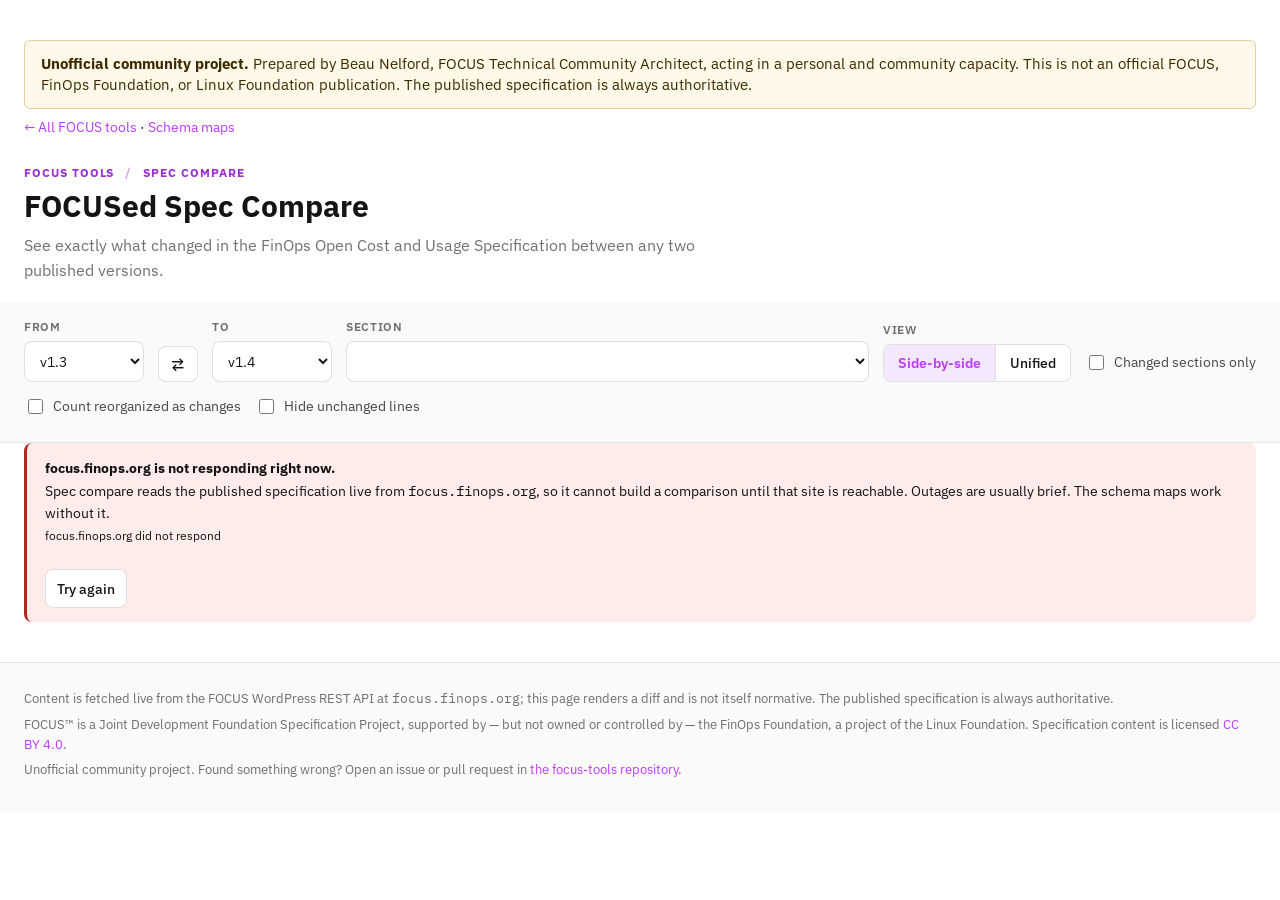
<file: spec-compare/focus-spec-compare.html>
<!DOCTYPE html>
<html lang="en">
<head>
<meta charset="utf-8">
<meta name="viewport" content="width=device-width, initial-scale=1">
<title>FOCUSed Spec Compare</title>
<meta name="description" content="Compare any section of the FinOps Open Cost and Usage Specification (FOCUS) across published versions, with word-level diffs and a structured constraints delta.">
<link rel="preconnect" href="https://fonts.googleapis.com">
<link rel="preconnect" href="https://fonts.gstatic.com" crossorigin>
<link href="https://fonts.googleapis.com/css2?family=IBM+Plex+Sans:wght@400;500;600;700&family=IBM+Plex+Mono:wght@400;500&display=swap" rel="stylesheet">
<script>
/* Embed mode (#...&embed=1): the schema maps show this page in a side panel. */
if(/(^#|&)embed=1(&|$)/.test(location.hash)) document.documentElement.classList.add("embed");
</script>
<style>
:root{
  /* FOCUS brand tokens */
  --purple:#bd3bfd;
  --purple-tint:#f3e8ff;
  --green:#1fa382;
  --green-ring:#009e76;
  --dark:#2B3F50;
  --text:rgba(0,0,0,.92);
  --text-2:rgba(0,0,0,.72);
  --text-muted:rgba(0,0,0,.56);
  --bd-1:rgba(0,0,0,.08);
  --bd-2:rgba(0,0,0,.12);
  --bd-3:rgba(0,0,0,.24);
  --bg:#fff;
  --bg-tint:rgba(0,0,0,.02);
  --panel:#f9fafa;
  --th:#f5f5f5;
  --td-bd:#e0e0e0;
  --row-alt:#f9f9f9;
  /* diff functional colors */
  --add-bg:#e6f6f1;      /* tint of FOCUS green */
  --add-bd:#1fa382;
  --del-bg:#fdecea;      /* functional red, see note in README */
  --del-bd:#b3261e;
  --del-text:#b3261e;
  --shadow:0 1px 3px rgba(0,0,0,.1), 0 1px 2px rgba(0,0,0,.06);
}
*{box-sizing:border-box}
html{font-size:16px}
body{
  margin:0;background:var(--bg);color:var(--text);
  font-family:"IBM Plex Sans",system-ui,-apple-system,"Segoe UI",sans-serif;
  font-size:1rem;line-height:1.55;-webkit-font-smoothing:antialiased;
}
.site-content a{color:var(--purple);text-decoration:none}
.site-content a:hover{text-decoration:underline}
code,.mono{font-family:"IBM Plex Mono","Source Code Pro",ui-monospace,monospace}

/* ---------- layout ---------- */
.wrap{max-width:1440px;margin:0 auto;padding:0 24px}
.brandmark{display:flex;align-items:baseline;gap:10px}
.brandmark .f{font-weight:700;font-size:1.25rem;letter-spacing:.02em}
.brandmark .tm{font-size:.6rem;vertical-align:super;opacity:.8}
.brandmark .sep{opacity:.35}
.brandmark .t{font-weight:500;font-size:1.05rem;opacity:.95}

/* ---------- controls ---------- */
.controls{background:var(--bg-tint);border-bottom:1px solid var(--bd-1);padding:16px 0}
.ctlgrid{display:flex;gap:14px;align-items:flex-end;flex-wrap:wrap}
.field{display:flex;flex-direction:column;gap:5px;min-width:0}
.field label{font-size:.72rem;font-weight:600;letter-spacing:.06em;text-transform:uppercase;color:var(--text-muted)}
select,input[type=search],button{
  font-family:inherit;font-size:.9rem;color:var(--text);
  border:1px solid var(--bd-2);border-radius:8px;background:#fff;padding:9px 11px;
}
select{min-width:120px;cursor:pointer}
input[type=search]{min-width:280px}
select:focus,input:focus,button:focus{outline:2px solid var(--green-ring);outline-offset:1px}
.btn{cursor:pointer;font-weight:500;white-space:nowrap;transition:background .12s,border-color .12s}
.btn:hover{border-color:var(--bd-3);background:var(--bg-tint)}
.btn.icon{padding:9px 12px;font-size:1rem;line-height:1}
.seg{display:inline-flex;border:1px solid var(--bd-2);border-radius:8px;overflow:hidden;background:#fff}
.seg button{border:0;border-radius:0;padding:9px 14px;background:#fff;cursor:pointer;font-size:.85rem;font-weight:500}
.seg button+button{border-left:1px solid var(--bd-2)}
.seg button[aria-pressed=true]{background:var(--purple-tint);color:var(--purple);font-weight:600}
.chk{display:flex;align-items:center;gap:7px;font-size:.85rem;color:var(--text-2);padding-bottom:9px;cursor:pointer;white-space:nowrap}
.chk input{accent-color:var(--purple);width:15px;height:15px;cursor:pointer}
.sectionpicker{flex:1 1 340px;min-width:260px}
.sectionpicker select{width:100%}

/* ---------- status / summary ---------- */
main{padding:24px 0 64px}
.badge{display:inline-block;border-radius:999px;padding:3px 11px;font-size:.72rem;font-weight:600;letter-spacing:.04em;text-transform:uppercase;white-space:nowrap}
.b-mod{background:var(--purple-tint);color:#7a1fb0}
.b-add{background:var(--add-bg);color:#0f6b56}
.b-del{background:var(--del-bg);color:var(--del-text)}
.b-same{background:rgba(0,0,0,.06);color:var(--text-muted)}
.b-moved{background:#fff4e0;color:#8a5a00}

.summary{border:1px solid var(--bd-1);border-radius:8px;box-shadow:var(--shadow);padding:20px 22px;margin-bottom:22px;background:#fff}
.summary h1{margin:0 0 4px;font-size:1.5rem;font-weight:700;line-height:1.25}
.summary .sub{color:var(--text-muted);font-size:.85rem;margin-bottom:14px}
.summary .sub .mono{font-size:.8rem}
.statrow{display:flex;gap:10px;flex-wrap:wrap;align-items:center;margin-bottom:6px}
.stat{font-size:.82rem;color:var(--text-2)}
.stat b{color:var(--text)}
.plus{color:#0f6b56;font-weight:600}
.minus{color:var(--del-text);font-weight:600}
.permalinks{margin-top:14px;padding-top:13px;border-top:1px solid var(--bd-1);font-size:.83rem;display:flex;gap:18px;flex-wrap:wrap}

.cards{display:grid;grid-template-columns:repeat(auto-fit,minmax(320px,1fr));gap:18px;margin-bottom:26px}
.card{border:1px solid var(--bd-1);border-radius:8px;box-shadow:var(--shadow);background:#fff;overflow:hidden}
.card h2{margin:0;padding:13px 18px;font-size:.78rem;font-weight:600;letter-spacing:.07em;text-transform:uppercase;color:var(--text-2);background:var(--panel);border-bottom:1px solid var(--bd-1)}
.card .body{padding:14px 18px}
.card .body.tight{padding:0}
table.kv{width:100%;border-collapse:collapse;font-size:.87rem}
table.kv th,table.kv td{text-align:left;padding:9px 18px;border-bottom:1px solid var(--td-bd);vertical-align:top}
table.kv thead th{background:var(--th);font-size:.72rem;letter-spacing:.05em;text-transform:uppercase;color:var(--text-muted);font-weight:600}
table.kv tr:last-child td{border-bottom:0}
table.kv td.k{font-weight:500;width:34%}
tr.r-add td{background:var(--add-bg)}
tr.r-del td{background:var(--del-bg)}
tr.r-mod td{background:var(--purple-tint)}
td .old{color:var(--del-text);text-decoration:line-through;opacity:.85}
td .arrow{color:var(--text-muted);padding:0 5px}
td .new{color:#0f6b56;font-weight:600}
ul.deltalist{list-style:none;margin:0;padding:0;font-size:.87rem}
ul.deltalist li{padding:7px 0;border-bottom:1px solid var(--bd-1);display:flex;gap:9px;align-items:flex-start}
ul.deltalist li:last-child{border-bottom:0}
ul.deltalist .sym{font-weight:700;flex:0 0 auto;width:14px;text-align:center}
ul.deltalist .sym.a{color:#0f6b56}
ul.deltalist .sym.d{color:var(--del-text)}
ul.deltalist .sym.m{color:var(--purple)}
.nochange{color:var(--text-muted);font-size:.87rem;font-style:italic}

/* ---------- diff ---------- */
.diffwrap{border:1px solid var(--bd-1);border-radius:8px;box-shadow:var(--shadow);background:#fff;overflow:hidden}
.diffhead{display:grid;grid-template-columns:1fr 1fr;background:var(--panel);border-bottom:1px solid var(--bd-1);font-size:.75rem;font-weight:600;letter-spacing:.06em;text-transform:uppercase;color:var(--text-2)}
.diffhead div{padding:11px 18px}
.diffhead div+div{border-left:1px solid var(--bd-1)}
.diffhead.uni{grid-template-columns:1fr}
.rows{font-size:.92rem}
.row{display:grid;grid-template-columns:1fr 1fr;border-bottom:1px solid var(--bd-1)}
.row:last-child{border-bottom:0}
.row.uni{grid-template-columns:1fr}
.cell{padding:9px 18px;min-width:0;overflow-wrap:anywhere}
.cell+.cell{border-left:1px solid var(--bd-1)}
.cell.empty{background:repeating-linear-gradient(135deg,transparent,transparent 6px,rgba(0,0,0,.025) 6px,rgba(0,0,0,.025) 12px)}
.cell.del{background:var(--del-bg);box-shadow:inset 3px 0 0 var(--del-bd)}
.cell.add{background:var(--add-bg);box-shadow:inset 3px 0 0 var(--add-bd)}
.cell.mod{background:#fff}
.row.mod .cell:first-child{box-shadow:inset 3px 0 0 var(--purple)}
.row.mod .cell:last-child{box-shadow:inset 3px 0 0 var(--purple)}
.row.hidden{display:none}
ins{background:#c9ecdf;color:#0b503f;text-decoration:none;border-radius:3px;padding:0 2px;font-weight:600}
del{background:#fbd9d5;color:var(--del-text);border-radius:3px;padding:0 2px}
.blk-h5,.blk-h6{font-weight:600}
.blk-h5{font-size:.95rem}
.blk-h6{font-size:.9rem;color:var(--text-2)}
.blk-li{padding-left:20px;position:relative}
.blk-li:before{content:"•";position:absolute;left:6px;color:var(--text-muted)}
.blk-tr{font-family:"IBM Plex Mono",monospace;font-size:.83rem}
.blk-pre{font-family:"IBM Plex Mono",monospace;font-size:.83rem;white-space:pre-wrap;background:var(--panel);border-radius:6px;padding:8px 10px}
.marker{display:inline-block;width:16px;color:var(--text-muted);font-weight:700;user-select:none}
.marker.a{color:#0f6b56}.marker.d{color:var(--del-text)}

/* ---------- misc ---------- */
.notice{border:1px solid var(--bd-2);background:var(--panel);border-radius:8px;padding:14px 18px;font-size:.88rem;color:var(--text-2);margin-bottom:20px}
.notice b{color:var(--text)}
.loading{padding:60px 0;text-align:center;color:var(--text-muted)}
.spinner{width:26px;height:26px;border:3px solid var(--bd-2);border-top-color:var(--purple);border-radius:50%;animation:spin .8s linear infinite;margin:0 auto 12px}
@keyframes spin{to{transform:rotate(360deg)}}
.err{border-left:3px solid var(--del-bd);background:var(--del-bg);padding:14px 18px;border-radius:8px;font-size:.9rem}
footer.site{border-top:1px solid var(--bd-1);background:var(--bg-tint);padding:26px 0;font-size:.8rem;color:var(--text-muted)}
footer.site p{margin:0 0 6px}
.hidden{display:none !important}

@media (max-width:1023px){
  .wrap{padding:0 16px}
  .cards{grid-template-columns:1fr}
  }
@media (max-width:767px){
  html{font-size:12px}
  .row,.diffhead{grid-template-columns:1fr}
  .cell+.cell{border-left:0;border-top:1px solid var(--bd-1)}
  .diffhead div+div{border-left:0;border-top:1px solid var(--bd-1)}
  input[type=search]{min-width:0;width:100%}
  .field{flex:1 1 100%}
  .sectionpicker{flex-basis:100%}
}

/* ---------- standalone page ---------- */
.unofficial-banner{margin:1rem 0 .5rem;padding:.75rem 1rem;background:#fff8e8;border:1px solid #e6d19a;border-radius:6px;color:#3a2a00;font-size:.92rem;line-height:1.45}
.unofficial-banner p{margin:0}
.back{margin:.25rem 0 0;font-size:.88rem}
.back a{color:var(--purple);text-decoration:none}

/* ---------- embed mode (schema maps side panel) ---------- */
html.embed .unofficial-banner,html.embed .back,html.embed .doc-head,html.embed footer.site{display:none}
html.embed .controls{padding:10px 0}
html.embed .ctlgrid{gap:8px 10px}
html.embed .field{flex:0 0 auto}
html.embed .field:has(#fromV),html.embed .field:has(#toV){flex:1 1 0}
html.embed .field select{min-width:0;width:100%}
html.embed .sectionpicker{flex:1 1 100%}
html.embed .field:has(.seg) label{display:none}
html.embed .chk{padding-bottom:0;align-self:center}
html.embed main{padding-top:0}
html.embed .app-main{padding-top:14px}

/* ---------- docs shell integration ---------- */
.site-content.full .wrap{max-width:1440px; padding:0 24px;}
.doc-head{padding:26px 0 0;}
.doc-head .doc-eyebrow{font-size:.74rem;font-weight:700;letter-spacing:.08em;
  text-transform:uppercase;color:#9b2fd6;margin:0 0 6px;}
.doc-head h1{font-size:1.9rem;font-weight:700;line-height:1.15;margin:0 0 8px;}
.doc-head .doc-lede{font-size:1.02rem;color:var(--text-muted);margin:0 0 20px;max-width:70ch;}
footer.site{margin-top:40px;}
</style>
</head>
<body>
<main class="site-content full">
<div class="wrap">
<aside class="unofficial-banner" role="note">
  <p><strong>Unofficial community project.</strong> Prepared by Beau Nelford, FOCUS Technical Community Architect, acting in a personal and community capacity. This is not an official FOCUS, FinOps Foundation, or Linux Foundation publication. The published specification is always authoritative.</p>
</aside>
<p class="back"><a href="../index.html">&larr; All FOCUS tools</a> &middot; <a href="../schema-maps/FOCUS_Schema_Maps.html">Schema maps</a></p>
</div>


<div class="doc-head">
  <div class="wrap">
    <p class="doc-eyebrow">FOCUS tools <span style="opacity:.45;margin:0 7px;">/</span> Spec Compare</p>
    <h1>FOCUSed Spec Compare</h1>
    <p class="doc-lede">See exactly what changed in the FinOps Open Cost and Usage Specification
    between any two published versions.</p>
  </div>
</div>

<div class="controls">
  <div class="wrap ctlgrid">
    <div class="field">
      <label for="fromV">From</label>
      <select id="fromV"></select>
    </div>
    <div class="field">
      <label>&nbsp;</label>
      <button class="btn icon" id="swap" title="Swap versions" aria-label="Swap versions">⇄</button>
    </div>
    <div class="field">
      <label for="toV">To</label>
      <select id="toV"></select>
    </div>
    <div class="field sectionpicker">
      <label for="sec">Section</label>
      <select id="sec"></select>
    </div>
    <div class="field">
      <label>View</label>
      <div class="seg" role="group" aria-label="Diff view mode">
        <button id="vSplit" aria-pressed="true">Side&#8209;by&#8209;side</button>
        <button id="vUni" aria-pressed="false">Unified</button>
      </div>
    </div>
    <label class="chk"><input type="checkbox" id="onlyChanged"> Changed sections only</label>
    <label class="chk" title="Sections that moved or were renumbered with no text change"><input type="checkbox" id="showReorg"> Count reorganized as changes</label>
    <label class="chk"><input type="checkbox" id="onlyDiffRows"> Hide unchanged lines</label>
  </div>
</div>

<div class="wrap app-main">
  <div id="boot" class="loading"><div class="spinner"></div><div>Loading FOCUS specification versions…</div></div>
  <div id="app" class="hidden">
    <div id="summary"></div>
    <div id="structured" class="cards"></div>
    <div id="diff"></div>
  </div>
  <div id="error" class="hidden"></div>
</div>

<footer class="site">
  <div class="wrap">
    <p>Content is fetched live from the FOCUS WordPress REST API at <span class="mono">focus.finops.org</span>; this page renders a diff and is not itself normative. The published specification is always authoritative.</p>
    <p>FOCUS™ is a Joint Development Foundation Specification Project, supported by — but not owned or controlled by — the FinOps Foundation, a project of the Linux Foundation. Specification content is licensed <a href="https://creativecommons.org/licenses/by/4.0/" rel="noopener">CC BY 4.0</a>.</p>
    <p>Unofficial community project. Found something wrong? Open an issue or pull request in <a href="https://github.com/beau-finopsorg/focus-tools">the focus-tools repository</a>.</p>
  </div>
</footer>

</main>

<script>
"use strict";

/* =========================================================================
   FOCUSed Spec Compare
   -------------------------------------------------------------------------
   Every published FOCUS spec version is a single WordPress page whose
   rendered HTML contains the whole specification with stable heading slugs
   (e.g. "317-billed-cost"). We fetch two of those pages over the public,
   CORS-open WP REST API, split each into comparable sections keyed by
   slug path, and diff them client-side. No backend required.
   ========================================================================= */

const API   = "https://focus.finops.org/wp-json/wp/v2/pages";
const SPEC_PARENT = 5478;                     // parent page of all spec versions
const DOCS  = "https://focus.finops.org/docs/specification/";
const SPECP = "https://focus.finops.org/focus-specification/";

/* Fallback list if parent-based discovery ever fails. */
const FALLBACK_VERSIONS = [
  {id:5765,  slug:"v0-5"}, {id:5778,  slug:"v1-0"}, {id:5872,  slug:"v1-1"},
  {id:18295, slug:"v1-2"}, {id:18676, slug:"v1-3"}, {id:19202, slug:"v1-4"}
];

const EMBED = document.documentElement.classList.contains("embed");
if(EMBED){
  const b = document.createElement("base"); b.target = "_blank"; document.head.appendChild(b);
  // Escape inside the frame never reaches the schema map, so ask it to close the panel.
  document.addEventListener("keydown", e => { if(e.key === "Escape") parent.postMessage({focusCompare: "close"}, "*"); });
}

const state = {
  versions: [],          // [{id, slug, label, num}]
  docs: new Map(),       // slug -> parsed {sections:Map, order:[]}
  from: null, to: null, sec: null,
  view: "split",
  onlyChanged: false,
  showReorg: false,      // reorganized (moved/renumbered, same text) is not a change by default
  onlyDiffRows: false
};

/* ------------------------------------------------------------------ utils */
const $  = s => document.querySelector(s);
const el = (t,c,txt) => { const n=document.createElement(t); if(c)n.className=c; if(txt!=null)n.textContent=txt; return n; };
const esc = s => s.replace(/[&<>"']/g, c => ({"&":"&amp;","<":"&lt;",">":"&gt;",'"':"&quot;","'":"&#39;"}[c]));
const norm = s => (s||"").replace(/\u00a0/g," ").replace(/\s+/g," ").trim();
const stripNum = s => (s||"").replace(/^[0-9]+(?:-|\.)?-?/,"").replace(/^-+/,"");
const stripHeadNum = s => norm(s).replace(/^\d+(?:\.\d+)*\.?\s*/,"");
const verLabel = slug => "v" + slug.replace(/^v/,"").replace(/-/g,".");
const verNum   = slug => { const m=/^v?(\d+)-(\d+)/.exec(slug); return m ? (+m[1])*1000 + (+m[2]) : 0; };

/* --------------------------------------------------------------- fetching */
/* Fetch JSON from focus.finops.org; a hang counts as unreachable after 20s. */
async function getJSON(u){
  const ctl = new AbortController();
  const t = setTimeout(() => ctl.abort(), 20000);
  try{
    const r = await fetch(u, {signal: ctl.signal});
    if(!r.ok) throw Object.assign(new Error("focus.finops.org returned HTTP " + r.status), {offline: r.status >= 500});
    return await r.json();
  }catch(e){
    if(e.offline !== undefined) throw e;
    throw Object.assign(new Error("focus.finops.org did not respond"), {offline: true});
  }finally{ clearTimeout(t); }
}

async function loadVersions(){
  let list = [];
  try{
    const u = new URL(API);
    u.searchParams.set("parent", SPEC_PARENT);
    u.searchParams.set("per_page","100");
    u.searchParams.set("_fields","id,slug,title");
    list = await getJSON(u);
  }catch(e){ /* fall through */ }

  if(!Array.isArray(list) || !list.length) list = FALLBACK_VERSIONS;

  return list
    .filter(p => /^v\d+-\d+$/.test(p.slug))
    .map(p => ({ id:p.id, slug:p.slug, label:verLabel(p.slug), num:verNum(p.slug) }))
    .sort((a,b) => a.num - b.num);
}

async function loadDoc(v){
  if(state.docs.has(v.slug)) return state.docs.get(v.slug);
  const u = new URL(API + "/" + v.id);
  u.searchParams.set("_fields","content");
  const j = await getJSON(u);
  const html = (j.content && j.content.rendered) || "";
  if(!html) throw new Error("FOCUS " + v.label + " returned no content.");
  const parsed = parseSpec(html, v);
  state.docs.set(v.slug, parsed);
  return parsed;
}

/* ---------------------------------------------------------------- parsing */
/*
  Comparable unit = an H4 section (a column or attribute), including its H5/H6
  children. H3 sections with no H4 children are units in their own right.
  Before v1.3 each column is an H3 under "Columns" (v0.5: "Dimensions" and
  "Metrics") whose fields are H4s; that H3 is one unit too, so a column pairs
  with its v1.3+ H4 counterpart (see pairing()).
  Key = "<h2slug>/<h3slug>/<h4slug>" with numeric prefixes stripped, so a
  section that gets renumbered between versions still matches.
*/
function parseSpec(html, v){
  const doc = new DOMParser().parseFromString(html, "text/html");
  const heads = [...doc.querySelectorAll("h2,h3,h4")];
  const sections = new Map();
  const order = [];
  let h2 = null, h3 = null, colUnit = false;

  for(let i=0;i<heads.length;i++){
    const h = heads[i];
    if(h.tagName === "H2"){ h2 = h; h3 = null; continue; }
    if(h.tagName === "H3"){
      h3 = h;
      // does this H3 own any H4 before the next H2/H3?
      const next = heads[i+1];
      const hasChildren = next && next.tagName === "H4";
      colUnit = hasChildren && !!h2 && COLUMN_H2.test(stripNum(h2.id));
      if(!hasChildren || colUnit) addSection(h, 3);
      continue;
    }
    if(!colUnit) addSection(h, 4);
  }

  function addSection(head, level){
    const nodes = collect(head, level);
    const key = [h2, level===4 ? h3 : null, head]
      .filter(Boolean).map(n => stripNum(n.id)).join("/");
    if(!key || sections.has(key)) return;
    const rawTitle = norm(head.textContent);
    const s = {
      key, level,
      number: (/^(\d+(?:\.\d+)*)\./.exec(rawTitle) || [,""])[1],
      title:  stripHeadNum(rawTitle),
      groupH2: h2 ? stripHeadNum(norm(h2.textContent)) : "",
      groupH3: (level===4 && h3) ? stripHeadNum(norm(h3.textContent)) : "",
      h2slug:  h2 ? stripNum(h2.id) : "",
      h3slug:  (level===4 && h3) ? stripNum(h3.id) : "",
      slug:    stripNum(head.id),
      anchor:  head.id,
      blocks:  blocksFrom(nodes, level),
      constraints: constraintsFrom(nodes),
      subsections: subsectionsFrom(nodes, level),
      requirements: requirementsFrom(nodes, level)
    };
    s.textKey = s.blocks.map(b => b.text.toLowerCase()).join("\n");
    sections.set(key, s);
    order.push(key);
  }

  function collect(head, level){
    const out = [];
    let n = head.nextElementSibling;
    while(n){
      const m = /^H([1-6])$/.exec(n.tagName);
      if(m && +m[1] <= level) break;
      out.push(n);
      n = n.nextElementSibling;
    }
    return out;
  }
  return { version:v, sections, order };
}

const COLUMN_H2 = /^(columns|dimensions|metrics)$/;
/* Subheading block type relative to the unit, so an H3 unit's H4 fields read
   like an H4 unit's H5 fields. null if the tag is not a subheading. */
function subHead(tag, level){
  const m = /^H([4-6])$/.exec(tag);
  if(!m || +m[1] <= level) return null;
  return "h" + Math.min(6, +m[1] + 4 - level);
}

/* Flatten a section's DOM into ordered, diffable text blocks. */
function blocksFrom(nodes, level){
  const out = [];
  const push = (type, text, extra) => {
    const t = norm(text);
    if(!t) return;
    out.push(Object.assign({type, text:t}, extra||{}));
  };
  const walk = (n) => {
    const tag = n.tagName;
    const sh = subHead(tag, level);
    if(sh){ push(sh, stripHeadNum(n.textContent)); return; }
    if(tag === "P"){ push("p", n.textContent); return; }
    if(tag === "UL" || tag === "OL"){
      [...n.children].forEach(li => {
        if(li.tagName !== "LI") return;
        // own text, excluding nested lists
        const clone = li.cloneNode(true);
        [...clone.querySelectorAll("ul,ol")].forEach(x => x.remove());
        push("li", clone.textContent);
        [...li.querySelectorAll(":scope > ul > li, :scope > ol > li")]
          .forEach(sub => push("li", sub.textContent, {depth:1}));
      });
      return;
    }
    if(tag === "TABLE"){
      [...n.querySelectorAll("tr")].forEach(tr => {
        const cells = [...tr.children].map(td => norm(td.textContent));
        if(cells.join("")) push("tr", cells.join("  │  "), {cells});
      });
      return;
    }
    if(tag === "PRE" || tag === "BLOCKQUOTE"){ push("pre", n.textContent); return; }
    if(n.children.length){ [...n.children].forEach(walk); return; }
    push("p", n.textContent);
  };
  nodes.forEach(walk);
  return out;
}

/* Pull the "Content Constraints" key/value table into a Map. */
function constraintsFrom(nodes){
  const m = new Map();
  for(const n of nodes){
    const tables = n.tagName === "TABLE" ? [n] : [...(n.querySelectorAll ? n.querySelectorAll("table") : [])];
    for(const t of tables){
      const rows = [...t.querySelectorAll("tr")];
      if(rows.length < 2) continue;
      const head = rows[0] ? [...rows[0].children].map(c => norm(c.textContent).toLowerCase()) : [];
      if(!(head[0] === "constraint" || head[0] === "attribute")) continue;
      rows.slice(1).forEach(tr => {
        const c = [...tr.children].map(x => norm(x.textContent));
        if(c.length >= 2 && c[0]) m.set(c[0], c.slice(1).join(" "));
      });
    }
  }
  return m;
}

/* Which H5/H6 subsections exist (normalised titles, numbers stripped). */
function subsectionsFrom(nodes, level){
  const out = [];
  const walk = n => {
    if(subHead(n.tagName, level)){ out.push(stripHeadNum(n.textContent)); return; }
    if(n.children && n.children.length) [...n.children].forEach(walk);
  };
  nodes.forEach(walk);
  return out;
}

/* Normative requirement bullets under the "Requirements" subsection. */
function requirementsFrom(nodes, level){
  const reqs = [];
  let inReq = false;
  const walk = n => {
    if(subHead(n.tagName, level)){
      inReq = /^requirements?$/i.test(stripHeadNum(n.textContent));
      return;
    }
    if(inReq && (n.tagName === "UL" || n.tagName === "OL")){
      [...n.querySelectorAll("li")].forEach(li => {
        const clone = li.cloneNode(true);
        [...clone.querySelectorAll("ul,ol")].forEach(x => x.remove());
        const t = norm(clone.textContent);
        if(t) reqs.push(t);
      });
      return;
    }
    if(n.children && n.children.length) [...n.children].forEach(walk);
  };
  nodes.forEach(walk);
  return reqs;
}

/* ------------------------------------------------------------------- diff */
/* Classic LCS diff over an array, returning ops. */
function diffArrays(a, b, key){
  const k = key || (x => x);
  const n = a.length, m = b.length;
  // trim common prefix/suffix for speed
  let s = 0; while(s < n && s < m && k(a[s]) === k(b[s])) s++;
  let e = 0; while(e < n-s && e < m-s && k(a[n-1-e]) === k(b[m-1-e])) e++;
  const A = a.slice(s, n-e), B = b.slice(s, m-e);
  const dp = [];
  for(let i=0;i<=A.length;i++) dp.push(new Uint32Array(B.length+1));
  for(let i=A.length-1;i>=0;i--)
    for(let j=B.length-1;j>=0;j--)
      dp[i][j] = k(A[i]) === k(B[j]) ? dp[i+1][j+1]+1 : Math.max(dp[i+1][j], dp[i][j+1]);
  const ops = [];
  for(let i=0;i<s;i++) ops.push({op:"=", a:a[i], b:b[i]});
  let i=0, j=0;
  while(i < A.length && j < B.length){
    if(k(A[i]) === k(B[j])){ ops.push({op:"=", a:A[i], b:B[j]}); i++; j++; }
    else if(dp[i+1][j] >= dp[i][j+1]){ ops.push({op:"-", a:A[i]}); i++; }
    else { ops.push({op:"+", b:B[j]}); j++; }
  }
  while(i < A.length){ ops.push({op:"-", a:A[i++]}); }
  while(j < B.length){ ops.push({op:"+", b:B[j++]}); }
  for(let x=0;x<e;x++) ops.push({op:"=", a:a[n-e+x], b:b[m-e+x]});
  return ops;
}

/* Pair up adjacent delete/insert runs that are similar enough to be a rewrite. */
function pairModifications(ops){
  const out = [];
  let i = 0;
  while(i < ops.length){
    if(ops[i].op !== "-"){ out.push(ops[i++]); continue; }
    const dels = []; while(i < ops.length && ops[i].op === "-") dels.push(ops[i++].a);
    const adds = []; while(i < ops.length && ops[i].op === "+") adds.push(ops[i++].b);
    if(!adds.length){ dels.forEach(a => out.push({op:"-", a})); continue; }

    const usedB = new Set();
    dels.forEach(d => {
      let best = -1, bestScore = 0;
      adds.forEach((x, idx) => {
        if(usedB.has(idx) || x.type !== d.type) return;
        const sc = similarity(d.text, x.text);
        if(sc > bestScore){ bestScore = sc; best = idx; }
      });
      if(best >= 0 && bestScore >= 0.35){ usedB.add(best); out.push({op:"~", a:d, b:adds[best], score:bestScore}); }
      else out.push({op:"-", a:d});
    });
    adds.forEach((x, idx) => { if(!usedB.has(idx)) out.push({op:"+", b:x}); });
  }
  // keep original reading order: modifications first, then leftovers, is acceptable
  return out;
}

function tokens(s){ return norm(s).toLowerCase().match(/[a-z0-9]+/g) || []; }
function similarity(a, b){
  const A = new Set(tokens(a)), B = new Set(tokens(b));
  if(!A.size || !B.size) return 0;
  let inter = 0; A.forEach(t => { if(B.has(t)) inter++; });
  return inter / (A.size + B.size - inter);
}

/* Word-level diff, returns {left, right} HTML strings. */
function wordDiff(aText, bText){
  const split = s => s.match(/\s+|[^\s]+/g) || [];
  const A = split(aText), B = split(bText);
  const ops = diffArrays(A, B, w => w.trim().toLowerCase() ? w.trim().toLowerCase() : "\u0000ws");
  let left = "", right = "";
  ops.forEach(o => {
    if(o.op === "="){ left += esc(o.a); right += esc(o.b); }
    else if(o.op === "-"){ if(o.a.trim()) left += "<del>" + esc(o.a) + "</del>"; else left += esc(o.a); }
    else if(o.op === "+"){ if(o.b.trim()) right += "<ins>" + esc(o.b) + "</ins>"; else right += esc(o.b); }
  });
  return { left, right };
}

function wordStats(ops){
  let add = 0, del = 0;
  ops.forEach(o => {
    if(o.op === "+") add += tokens(o.b.text).length;
    else if(o.op === "-") del += tokens(o.a.text).length;
    else if(o.op === "~"){
      const inner = diffArrays(tokens(o.a.text), tokens(o.b.text));
      inner.forEach(x => { if(x.op === "+") add++; else if(x.op === "-") del++; });
    }
  });
  return {add, del};
}

/* ---------------------------------------------------------- section status */
/*
  Sections that moved between versions (v1.3 put columns under Datasets) have
  different keys. Pair an unmatched old key with an unmatched new key when their
  last segment matches loosely and the match is unique. Later passes match a
  subsection whose title words were reordered under the same parent (v1.4
  "Introduced Version" became "Version Introduced", "Example SQL Query" became
  "Example SQL Queries"), then drop a trailing
  "name" (v1.2 "Invoice Issuer" became v1.3 "Invoice Issuer Name").
  Several candidates under different datasets resolve to Cost and Usage, the
  only dataset before v1.3.
*/
function pairing(){
  const id = state.from.slug + ">" + state.to.slug;
  if(state.pairs && state.pairs.id === id) return state.pairs;
  const A = state.docs.get(state.from.slug), B = state.docs.get(state.to.slug);
  const onlyA = A.order.filter(k => !B.sections.has(k)), onlyB = B.order.filter(k => !A.sections.has(k));
  const b2a = new Map(), a2b = new Map();
  const ident = k => k.split("/").pop().replace(/-+deprecated$/, "").replace(/-/g, "");
  const reordered = k => { const p = k.split("/"); return p.slice(0, -1).join("/") + "/" + p.pop().split("-").map(w => w.replace(/(ie)?s$/, "")).sort().join("-"); };
  [ident, reordered, k => ident(k).replace(/name$/, "")].forEach(f => {
    const group = (keys, used) => {
      const m = new Map();
      keys.filter(k => !used.has(k)).forEach(k => { const i = f(k); if(i.length > 2) m.set(i, (m.get(i) || []).concat([k])); });
      return m;
    };
    const ga = group(onlyA, a2b), gb = group(onlyB, b2a);
    gb.forEach((bs, i) => {
      const as = ga.get(i);
      if(!as || as.length !== 1) return;
      if(bs.length > 1) bs = bs.filter(k => k.includes("/cost-and-usage/"));
      if(bs.length === 1){ b2a.set(bs[0], as[0]); a2b.set(as[0], bs[0]); }
    });
  });
  return (state.pairs = {id, b2a, a2b});
}

/* The old and new section for a picker key (the new key when a section moved). */
function sides(key){
  const A = state.docs.get(state.from.slug), B = state.docs.get(state.to.slug);
  const b = B.sections.get(key);
  const aKey = A.sections.has(key) ? key : (b ? pairing().b2a.get(key) : undefined);
  return { a: aKey ? A.sections.get(aKey) : undefined, b, aKey };
}

/* "reorganized" = moved or renumbered with identical text: not a substantive change. */
function statusOf(key){
  const {a, b, aKey} = sides(key);
  if(a && !b) return "removed";
  if(!a && b) return "added";
  if(!a && !b) return "missing";
  if(a.textKey !== b.textKey) return "modified";
  return (aKey === key && a.number === b.number) ? "same" : "reorganized";
}

function unionKeys(){
  const A = state.docs.get(state.from.slug), B = state.docs.get(state.to.slug);
  const {a2b} = pairing();
  const seen = new Set(), out = [];
  const push = k => { if(!seen.has(k)){ seen.add(k); out.push(k); } };
  // walk the newer document first so ordering follows the current spec;
  // old keys that moved are listed under their new key only
  B.order.forEach(push);
  A.order.forEach(k => { if(!a2b.has(k)) push(k); });
  return out;
}

/* ------------------------------------------------------------------ render */
function renderPicker(){
  const sel = $("#sec");
  const keys = unionKeys();
  const groups = new Map();
  const A = state.docs.get(state.from.slug), B = state.docs.get(state.to.slug);

  keys.forEach(k => {
    const s = (B.sections.get(k) || A.sections.get(k));
    const st = statusOf(k);
    if(state.onlyChanged && (st === "same" || (st === "reorganized" && !state.showReorg))) return;
    const g = [s.groupH2, s.groupH3].filter(Boolean).join(" › ") || "Other";
    if(!groups.has(g)) groups.set(g, []);
    groups.set(g, groups.get(g).concat([{key:k, s, st}]));
  });

  sel.innerHTML = "";
  let count = 0;
  groups.forEach((items, gname) => {
    const og = el("optgroup"); og.label = gname;
    items.forEach(({key, s, st}) => {
      const tag = st === "added" ? "  ✚ added" : st === "removed" ? "  ✖ removed"
                : st === "modified" ? "  ● changed"
                : st === "reorganized" && state.showReorg ? "  ⇄ reorganized" : "";
      const o = el("option", null, s.title + tag);
      o.value = key;
      og.appendChild(o); count++;
    });
    if(items.length) sel.appendChild(og);
  });

  if(!count){
    const o = el("option", null, "No changed sections between these versions");
    o.value = ""; sel.appendChild(o);
  }
  if(state.sec && !sel.querySelector('option[value="' + cssEsc(state.sec) + '"]')){
    // Partial keys (e.g. "cost-and-usage/billed-cost" from the schema maps) match
    // the full key that ends with them, then fall back to the last segment.
    const opts = [...sel.options].map(o => o.value).filter(Boolean);
    // Compare loosely: older versions slug without dashes ("billedcost"), title some
    // columns by display name ("Invoice Issuer" for InvoiceIssuerName), and suffix
    // deprecated columns ("provider---deprecated").
    const loose = seg => seg.replace(/-+deprecated$/, "").replace(/-/g, "");
    const full = state.sec.split("/").pop().replace(/-/g, "");
    const find = last =>
      opts.find(k => loose(k.split("/").pop()) === last) ||
      // Before v1.3 a column is an H3 split into H4 subsections; open its Description.
      (c => c.find(k => k.endsWith("/description")) || c[0])(
        opts.filter(k => k.split("/").slice(0, -1).some(seg => loose(seg) === last)));
    const hit = opts.find(k => k.endsWith("/" + state.sec)) || find(full) ||
                (/.name$/.test(full) ? find(full.replace(/name$/, "")) : undefined);
    if(hit) state.sec = hit;
  }
  if(state.sec && sel.querySelector('option[value="' + cssEsc(state.sec) + '"]')) sel.value = state.sec;
  else { state.sec = sel.value || null; }
}
function cssEsc(s){ return s.replace(/["\\]/g, "\\$&"); }

function docUrl(v, s){
  // Pretty docs URL only exists for dataset columns; otherwise deep-link the spec anchor.
  if(s && s.h2slug === "datasets" && s.h3slug && s.slug)
    return DOCS + v.slug + "/columns/" + s.h3slug + "/" + s.slug + "/";
  if(s && s.anchor) return SPECP + v.slug + "/#" + s.anchor;
  return SPECP + v.slug + "/";
}

function render(){
  const A = state.docs.get(state.from.slug), B = state.docs.get(state.to.slug);
  const key = state.sec;
  const host = $("#app");
  if(!key){ $("#summary").innerHTML = ""; $("#structured").innerHTML = ""; $("#diff").innerHTML = ""; return; }

  const {a, b, aKey} = sides(key);
  const s = b || a;
  const st = statusOf(key);
  const moved = a && b && aKey !== key;

  /* ---- summary ---- */
  const badge = {
    added:    ['b-add',  "Added in " + state.to.label],
    removed:  ['b-del',  "Removed in " + state.to.label],
    modified: ['b-mod',  "Modified"],
    reorganized:['b-moved',"Reorganized only · no text change"],
    same:     ['b-same', "No change"]
  }[st] || ['b-same','—'];

  const blocksA = a ? a.blocks : [], blocksB = b ? b.blocks : [];
  let ops = diffArrays(blocksA, blocksB, x => x.type + "\u0001" + x.text.toLowerCase());
  ops = pairModifications(ops);
  const ws = wordStats(ops);

  const sum = el("div","summary");
  sum.innerHTML =
    '<div class="statrow"><span class="badge ' + badge[0] + '">' + esc(badge[1]) + '</span></div>' +
    '<h1>' + esc(s.title) + '</h1>' +
    '<div class="sub">' +
      esc([s.groupH2, s.groupH3].filter(Boolean).join(" › ")) +
      (moved
        ? ' · <span class="mono">' + esc(b.number) + '</span> <em>(moved from ' +
          esc([a.groupH2, a.groupH3, a.title].filter(Boolean).join(" › ")) + ' · <span class="mono">' + esc(a.number) + '</span>)</em>'
        : a && b && a.number !== b.number
        ? ' · <span class="mono">' + esc(a.number) + '</span> → <span class="mono">' + esc(b.number) + '</span> <em>(renumbered)</em>'
        : ' · <span class="mono">' + esc(s.number || "") + '</span>') +
    '</div>' +
    '<div class="statrow">' +
      '<span class="stat"><b>' + blocksA.length + '</b> blocks in ' + esc(state.from.label) + '</span>' +
      '<span class="stat">→</span>' +
      '<span class="stat"><b>' + blocksB.length + '</b> blocks in ' + esc(state.to.label) + '</span>' +
      '<span class="stat"><span class="plus">+' + ws.add + '</span> / <span class="minus">−' + ws.del + '</span> words</span>' +
    '</div>' +
    '<div class="permalinks">' +
      (a ? '<a href="' + docUrl(state.from, a) + '" target="_blank" rel="noopener">Open ' + esc(state.from.label) + ' page ↗</a>' : '<span class="stat">Not present in ' + esc(state.from.label) + '</span>') +
      (b ? '<a href="' + docUrl(state.to, b) + '" target="_blank" rel="noopener">Open ' + esc(state.to.label) + ' page ↗</a>' : '<span class="stat">Not present in ' + esc(state.to.label) + '</span>') +
      '<a href="#" id="copylink">Copy link to this comparison</a>' +
    '</div>';
  $("#summary").innerHTML = ""; $("#summary").appendChild(sum);
  sum.querySelector("#copylink").addEventListener("click", ev => {
    ev.preventDefault();
    navigator.clipboard.writeText(location.href.replace(/&embed=1/, "")).then(() => {
      ev.target.textContent = "Link copied ✓";
      setTimeout(() => { ev.target.textContent = "Copy link to this comparison"; }, 1800);
    }).catch(()=>{});
  });

  /* ---- structured deltas ---- */
  const cards = $("#structured"); cards.innerHTML = "";
  cards.appendChild(constraintsCard(a, b));
  cards.appendChild(requirementsCard(a, b));
  cards.appendChild(subsectionsCard(a, b));

  /* ---- prose diff ---- */
  renderDiff(ops);
  host.classList.remove("hidden");
}

function card(title, bodyNode, tight){
  const c = el("div","card");
  c.appendChild(el("h2", null, title));
  const bd = el("div", "body" + (tight ? " tight" : ""));
  bd.appendChild(bodyNode);
  c.appendChild(bd);
  return c;
}

function constraintsCard(a, b){
  const ka = a ? a.constraints : new Map(), kb = b ? b.constraints : new Map();
  const keys = [...new Set([...kb.keys(), ...ka.keys()])];
  if(!keys.length) return card("Content constraints", el("div","nochange","This section has no constraints table."));
  const t = el("table","kv");
  t.innerHTML = "<thead><tr><th>Constraint</th><th>" + esc(state.from.label) + "</th><th>" + esc(state.to.label) + "</th></tr></thead>";
  const tb = el("tbody");
  let changes = 0;
  keys.forEach(k => {
    const va = ka.get(k), vb = kb.get(k);
    const tr = el("tr");
    let cls = "";
    if(va == null && vb != null){ cls = "r-add"; changes++; }
    else if(va != null && vb == null){ cls = "r-del"; changes++; }
    else if(norm(va) !== norm(vb)){ cls = "r-mod"; changes++; }
    tr.className = cls;
    tr.innerHTML = '<td class="k">' + esc(k) + '</td>' +
      '<td>' + (va == null ? '<span class="stat">—</span>' : (cls==="r-mod"||cls==="r-del" ? '<span class="old">'+esc(va)+'</span>' : esc(va))) + '</td>' +
      '<td>' + (vb == null ? '<span class="stat">—</span>' : (cls==="r-mod"||cls==="r-add" ? '<span class="new">'+esc(vb)+'</span>' : esc(vb))) + '</td>';
    tb.appendChild(tr);
  });
  t.appendChild(tb);
  const c = card("Content constraints" + (changes ? " · " + changes + " changed" : " · unchanged"), t, true);
  return c;
}

function requirementsCard(a, b){
  const ra = a ? a.requirements : [], rb = b ? b.requirements : [];
  if(!ra.length && !rb.length) return card("Normative requirements", el("div","nochange","This section defines no requirement bullets."));
  let ops = diffArrays(ra, rb, x => x.toLowerCase());
  ops = pairModifications(ops.map(o => ({
    op:o.op,
    a:o.a!=null?{type:"li",text:o.a}:undefined,
    b:o.b!=null?{type:"li",text:o.b}:undefined
  })));
  const ul = el("ul","deltalist");
  let n = 0;
  ops.forEach(o => {
    if(o.op === "=") return;
    n++;
    const li = el("li");
    const sym = el("span","sym " + (o.op==="+"?"a":o.op==="-"?"d":"m"), o.op==="+"?"+":o.op==="-"?"−":"~");
    li.appendChild(sym);
    const txt = el("span");
    if(o.op === "~"){ const wd = wordDiff(o.a.text, o.b.text); txt.innerHTML = wd.right; }
    else txt.textContent = (o.a || o.b).text;
    li.appendChild(txt);
    ul.appendChild(li);
  });
  const head = "Normative requirements · " + ra.length + " → " + rb.length;
  if(!n) return card(head + " · unchanged", el("div","nochange","No requirement bullets were added, removed, or reworded."), false);
  return card(head + " · " + n + " changed", ul, false);
}

function subsectionsCard(a, b){
  const sa = a ? a.subsections : [], sb = b ? b.subsections : [];
  const low = x => x.toLowerCase();
  const setA = new Set(sa.map(low)), setB = new Set(sb.map(low));
  const added = sb.filter(x => !setA.has(low(x)));
  const removed = sa.filter(x => !setB.has(low(x)));
  if(!added.length && !removed.length)
    return card("Subsections · unchanged", el("div","nochange", sb.length ? sb.length + " subsections, none added or removed." : "No subsections."), false);
  const ul = el("ul","deltalist");
  added.forEach(x => { const li = el("li"); li.appendChild(el("span","sym a","+")); li.appendChild(el("span",null,x)); ul.appendChild(li); });
  removed.forEach(x => { const li = el("li"); li.appendChild(el("span","sym d","−")); li.appendChild(el("span",null,x)); ul.appendChild(li); });
  return card("Subsections · " + (added.length + removed.length) + " changed", ul, false);
}

function blockClass(t){
  return t === "h5" ? "blk-h5" : t === "h6" ? "blk-h6" : t === "li" ? "blk-li"
       : t === "tr" ? "blk-tr" : t === "pre" ? "blk-pre" : "blk-p";
}

function renderDiff(ops){
  const host = $("#diff"); host.innerHTML = "";
  const wrap = el("div","diffwrap");
  const uni = state.view === "unified";

  const head = el("div","diffhead" + (uni ? " uni" : ""));
  if(uni) head.appendChild(el("div", null, state.from.label + " → " + state.to.label + " (unified)"));
  else { head.appendChild(el("div", null, state.from.label)); head.appendChild(el("div", null, state.to.label)); }
  wrap.appendChild(head);

  const rows = el("div","rows");
  let shown = 0;

  ops.forEach(o => {
    const changed = o.op !== "=";
    if(state.onlyDiffRows && !changed) return;
    shown++;

    if(uni){
      const emit = (blk, mark, cls, html) => {
        const r = el("div","row uni");
        const c = el("div","cell " + cls);
        const inner = el("div", blockClass(blk.type));
        inner.innerHTML = '<span class="marker ' + (mark==="+"?"a":mark==="-"?"d":"") + '">' + (mark||"&nbsp;") + '</span>' + (html != null ? html : esc(blk.text));
        c.appendChild(inner); r.appendChild(c); rows.appendChild(r);
      };
      if(o.op === "=") emit(o.a, "", "mod");
      else if(o.op === "-") emit(o.a, "−", "del");
      else if(o.op === "+") emit(o.b, "+", "add");
      else { const wd = wordDiff(o.a.text, o.b.text); emit(o.a, "−", "del", wd.left); emit(o.b, "+", "add", wd.right); }
      return;
    }

    const r = el("div","row" + (o.op === "~" ? " mod" : ""));
    const L = el("div","cell"), R = el("div","cell");
    const mk = (cell, blk, html, cls) => {
      cell.className = "cell " + (cls || "");
      if(!blk){ cell.classList.add("empty"); return; }
      const inner = el("div", blockClass(blk.type));
      if(html != null) inner.innerHTML = html; else inner.textContent = blk.text;
      cell.appendChild(inner);
    };
    if(o.op === "="){ mk(L, o.a, null, "mod"); mk(R, o.b, null, "mod"); }
    else if(o.op === "-"){ mk(L, o.a, null, "del"); mk(R, null, null, ""); }
    else if(o.op === "+"){ mk(L, null, null, ""); mk(R, o.b, null, "add"); }
    else { const wd = wordDiff(o.a.text, o.b.text); mk(L, o.a, wd.left, "mod"); mk(R, o.b, wd.right, "mod"); }
    r.appendChild(L); r.appendChild(R);
    rows.appendChild(r);
  });

  if(!shown){
    const r = el("div","row uni");
    const c = el("div","cell");
    c.appendChild(el("div","nochange","No differences to display."));
    r.appendChild(c); rows.appendChild(r);
  }
  wrap.appendChild(rows);
  host.appendChild(wrap);
}

/* Render, but never leave the page blank if one section trips the parser. */
function safeRender(){
  try{ render(); }
  catch(e){
    console.error("[spec-compare] render failed", e);
    $("#structured").innerHTML = "";
    $("#diff").innerHTML = '<div class="err"><b>This section could not be rendered.</b><br>' +
      esc(e.message || String(e)) + '<br><br>Pick another section, or report the section key ' +
      '<span class="mono">' + esc(state.sec || "(none)") + '</span>.</div>';
  }
}

/* --------------------------------------------------------------- URL state */
function readHash(){
  const p = new URLSearchParams(location.hash.replace(/^#/,""));
  return { from:p.get("from"), to:p.get("to"), sec:p.get("sec"), view:p.get("view") };
}
function writeHash(){
  const p = new URLSearchParams();
  p.set("from", state.from.slug); p.set("to", state.to.slug);
  if(state.sec) p.set("sec", state.sec);
  if(state.view !== "split" || EMBED) p.set("view", state.view);
  if(EMBED) p.set("embed", "1");
  history.replaceState(null, "", "#" + p.toString());
}

/* -------------------------------------------------------------------- boot */
async function reload(){
  $("#boot").classList.remove("hidden");
  $("#app").classList.add("hidden");
  $("#error").classList.add("hidden");
  try{
    await Promise.all([loadDoc(state.from), loadDoc(state.to)]);
    renderPicker();
    safeRender();
    writeHash();
    $("#boot").classList.add("hidden");
    $("#app").classList.remove("hidden");
  }catch(e){ fail(e); }
}
function fail(e){
  $("#boot").classList.add("hidden");
  const box = $("#error");
  box.className = "err";
  box.innerHTML = (e && e.offline
      ? "<b>focus.finops.org is not responding right now.</b><br>Spec compare reads the published " +
        "specification live from <span class='mono'>focus.finops.org</span>, so it cannot build a comparison " +
        "until that site is reachable. Outages are usually brief. The schema maps work without it."
      : "<b>Could not load the specification.</b><br>This tool reads the published spec live from " +
        "<span class='mono'>focus.finops.org</span>.") +
    "<br><small>" + esc(e.message || String(e)) + "</small>" +
    "<br><br><button class='btn' id='retry'>Try again</button>";
  box.querySelector("#retry").addEventListener("click", () => reload());
  box.classList.remove("hidden");
}

async function init(){
  try{
    state.versions = await loadVersions();
    if(state.versions.length < 2) throw new Error("Fewer than two spec versions were found.");
  }catch(e){ return fail(e); }

  const h = readHash();
  const byslug = s => state.versions.find(v => v.slug === s);
  const last = state.versions[state.versions.length-1];
  const prev = state.versions[state.versions.length-2];
  state.from = byslug(h.from) || prev;
  state.to   = byslug(h.to)   || last;
  state.sec  = h.sec || "datasets/cost-and-usage/billed-cost";
  state.view = h.view ? (h.view === "unified" ? "unified" : "split") : (EMBED ? "unified" : "split");

  const fill = (sel, cur) => {
    sel.innerHTML = "";
    state.versions.forEach(v => { const o = el("option", null, v.label); o.value = v.slug; sel.appendChild(o); });
    sel.value = cur.slug;
  };
  fill($("#fromV"), state.from); fill($("#toV"), state.to);
  $("#vSplit").setAttribute("aria-pressed", String(state.view === "split"));
  $("#vUni").setAttribute("aria-pressed", String(state.view === "unified"));

  $("#fromV").addEventListener("change", e => { state.from = byslug(e.target.value); reload(); });
  $("#toV").addEventListener("change",   e => { state.to   = byslug(e.target.value); reload(); });
  $("#swap").addEventListener("click", () => {
    const t = state.from; state.from = state.to; state.to = t;
    $("#fromV").value = state.from.slug; $("#toV").value = state.to.slug;
    reload();
  });
  $("#sec").addEventListener("change", e => { state.sec = e.target.value; safeRender(); writeHash(); });
  $("#onlyChanged").addEventListener("change", e => { state.onlyChanged = e.target.checked; renderPicker(); safeRender(); writeHash(); });
  $("#showReorg").addEventListener("change", e => { state.showReorg = e.target.checked; renderPicker(); safeRender(); });
  $("#onlyDiffRows").addEventListener("change", e => { state.onlyDiffRows = e.target.checked; safeRender(); });
  $("#vSplit").addEventListener("click", () => setView("split"));
  $("#vUni").addEventListener("click",   () => setView("unified"));
  function setView(v){
    state.view = v;
    $("#vSplit").setAttribute("aria-pressed", String(v === "split"));
    $("#vUni").setAttribute("aria-pressed", String(v === "unified"));
    safeRender(); writeHash();
  }
  // The schema maps panel retargets this page by changing the hash.
  window.addEventListener("hashchange", () => {
    const n = readHash();
    if(byslug(n.from)) state.from = byslug(n.from);
    if(byslug(n.to)) state.to = byslug(n.to);
    if(n.sec) state.sec = n.sec;
    $("#fromV").value = state.from.slug; $("#toV").value = state.to.slug;
    reload();
  });

  reload();
}
init();
</script>
</body>
</html>
</file>
<file: assets/value-chain.css>
/* ============================================================
   FOCUS Value Chain: shared, reusable diagram
   Markup: <figure class="focus-vc" data-focus-value-chain
             data-variant="full|compact" data-tone="light|dark"></figure>
   assets/value-chain.js fills it. Self-contained colors so it
   works on any page regardless of that page's :root variables.
   ============================================================ */
.focus-vc{
  --vc-purple:#bd3bfd; --vc-purple-dk:#9b2fd6; --vc-purple-tint:#f3e8ff;
  --vc-ink:rgba(0,0,0,.92); --vc-ink-2:rgba(0,0,0,.72); --vc-ink-3:rgba(0,0,0,.56);
  --vc-line:rgba(0,0,0,.12); --vc-card:#fff; --vc-panel:#f9fafa;
  --vc-shadow:0 1px 3px rgba(0,0,0,.1),0 1px 2px rgba(0,0,0,.06);
  margin:0; font-family:"IBM Plex Sans",sans-serif; color:var(--vc-ink);
}
.focus-vc[data-tone="dark"]{
  --vc-ink:#fff; --vc-ink-2:rgba(255,255,255,.8); --vc-ink-3:rgba(255,255,255,.62);
  --vc-line:rgba(255,255,255,.18); --vc-card:rgba(255,255,255,.06); --vc-panel:rgba(255,255,255,.04);
  --vc-shadow:none; --vc-purple-tint:rgba(189,59,253,.18);
}
.focus-vc *{box-sizing:border-box}
.focus-vc .vc-head{margin:0 0 12px}
.focus-vc .vc-title{margin:0; font-size:1.05rem; font-weight:700; line-height:1.25; color:var(--vc-ink)}
.focus-vc .vc-sub{margin:2px 0 0; font-size:.88rem; color:var(--vc-ink-3)}
.focus-vc ol{list-style:none; margin:0; padding:0; display:grid; gap:0; counter-reset:vc}
.focus-vc li{position:relative; counter-increment:vc}

/* ---- full: six cards with arrows ---- */
.focus-vc[data-variant="full"]{background:var(--vc-panel); border:1px solid var(--vc-line); border-radius:10px; padding:16px 16px 14px}
.focus-vc[data-variant="full"] ol{grid-template-columns:repeat(6,minmax(0,1fr)); column-gap:18px}
.focus-vc[data-variant="full"] li{background:var(--vc-card); border:1px solid var(--vc-line); border-radius:8px; padding:10px 10px 12px; box-shadow:var(--vc-shadow)}
.focus-vc[data-variant="full"] li:not(:last-child)::after{
  content:""; position:absolute; top:50%; right:-14px; width:10px; height:10px;
  border-top:2px solid var(--vc-purple); border-right:2px solid var(--vc-purple);
  transform:translateY(-50%) rotate(45deg);
}
.focus-vc .vc-kicker{display:block; font-family:"IBM Plex Mono",monospace; font-size:.66rem; font-weight:600; letter-spacing:.04em; text-transform:uppercase; color:var(--vc-ink-3)}
.focus-vc .vc-kicker::before{content:counter(vc) " · "}
.focus-vc .vc-name{display:block; margin:3px 0 4px; font-size:.95rem; font-weight:700; line-height:1.2}
.focus-vc .vc-desc{display:block; font-size:.8rem; line-height:1.45; color:var(--vc-ink-2)}
.focus-vc .vc-desc code{font-family:"IBM Plex Mono",monospace; font-size:.74rem}
.focus-vc li.vc-focus{border-color:var(--vc-purple); background:var(--vc-purple-tint)}
.focus-vc li.vc-focus .vc-name{color:var(--vc-purple-dk)}
.focus-vc[data-tone="dark"] li.vc-focus .vc-name{color:#fff}
.focus-vc .vc-note{margin:12px 0 0; font-size:.8rem; color:var(--vc-ink-3)}
.focus-vc .vc-note b{color:var(--vc-ink-2)}

/* ---- compact: chevron strip ---- */
.focus-vc[data-variant="compact"] ol{grid-template-columns:repeat(6,auto); justify-content:start; column-gap:0}
.focus-vc[data-variant="compact"] li{
  padding:7px 14px 7px 20px; margin-right:-6px; font-size:.82rem; font-weight:600; white-space:nowrap;
  color:var(--vc-ink); background:var(--vc-card); border:1px solid var(--vc-line);
  clip-path:polygon(0 0,calc(100% - 10px) 0,100% 50%,calc(100% - 10px) 100%,0 100%,10px 50%);
}
.focus-vc[data-variant="compact"] li:first-child{padding-left:14px; clip-path:polygon(0 0,calc(100% - 10px) 0,100% 50%,calc(100% - 10px) 100%,0 100%)}
.focus-vc[data-variant="compact"] li.vc-focus{background:var(--vc-purple); border-color:var(--vc-purple); color:#fff}
.focus-vc[data-variant="compact"] .vc-kicker,.focus-vc[data-variant="compact"] .vc-desc{display:none}
.focus-vc[data-variant="compact"] .vc-name{margin:0; font-size:inherit; font-weight:inherit}
.focus-vc[data-variant="compact"] .vc-head{margin-bottom:8px}
.focus-vc[data-variant="compact"] .vc-title{font-size:.72rem; font-family:"IBM Plex Mono",monospace; letter-spacing:.05em; text-transform:uppercase; color:var(--vc-ink-3); font-weight:600}
.focus-vc[data-variant="compact"] .vc-sub{display:none}
.focus-vc[data-variant="compact"] .vc-note{margin-top:8px; font-size:.78rem}

/* ---- responsive ---- */
@media (max-width:1100px){
  .focus-vc[data-variant="full"] ol{grid-template-columns:repeat(3,minmax(0,1fr)); row-gap:14px}
  .focus-vc[data-variant="full"] li:nth-child(3)::after{display:none}
}
@media (max-width:640px){
  .focus-vc[data-variant="full"] ol{grid-template-columns:1fr; row-gap:16px}
  .focus-vc[data-variant="full"] li:not(:last-child)::after{display:block; top:auto; bottom:-13px; right:auto; left:50%; transform:translateX(-50%) rotate(135deg)}
  .focus-vc[data-variant="compact"] ol{grid-template-columns:repeat(2,minmax(0,1fr)); row-gap:6px}
  .focus-vc[data-variant="compact"] li,.focus-vc[data-variant="compact"] li:first-child{white-space:normal; margin-right:0; padding:7px 12px; border-radius:6px; clip-path:none}
  .focus-vc[data-variant="compact"] li::before{content:counter(vc) ". "; opacity:.7}
}
@media print{ .focus-vc[data-variant="full"] li{box-shadow:none} }
.focus-vc .vc-caption{display:block; margin-top:8px; font-size:.8rem; color:var(--vc-ink-3)}
.focus-vc .vc-caption a{color:var(--vc-purple)}
.focus-vc[data-variant="compact"] li.vc-focus .vc-name{color:#fff}
@media (max-width:640px){ .focus-vc[data-variant="compact"] .vc-name{display:inline} }
</file>
